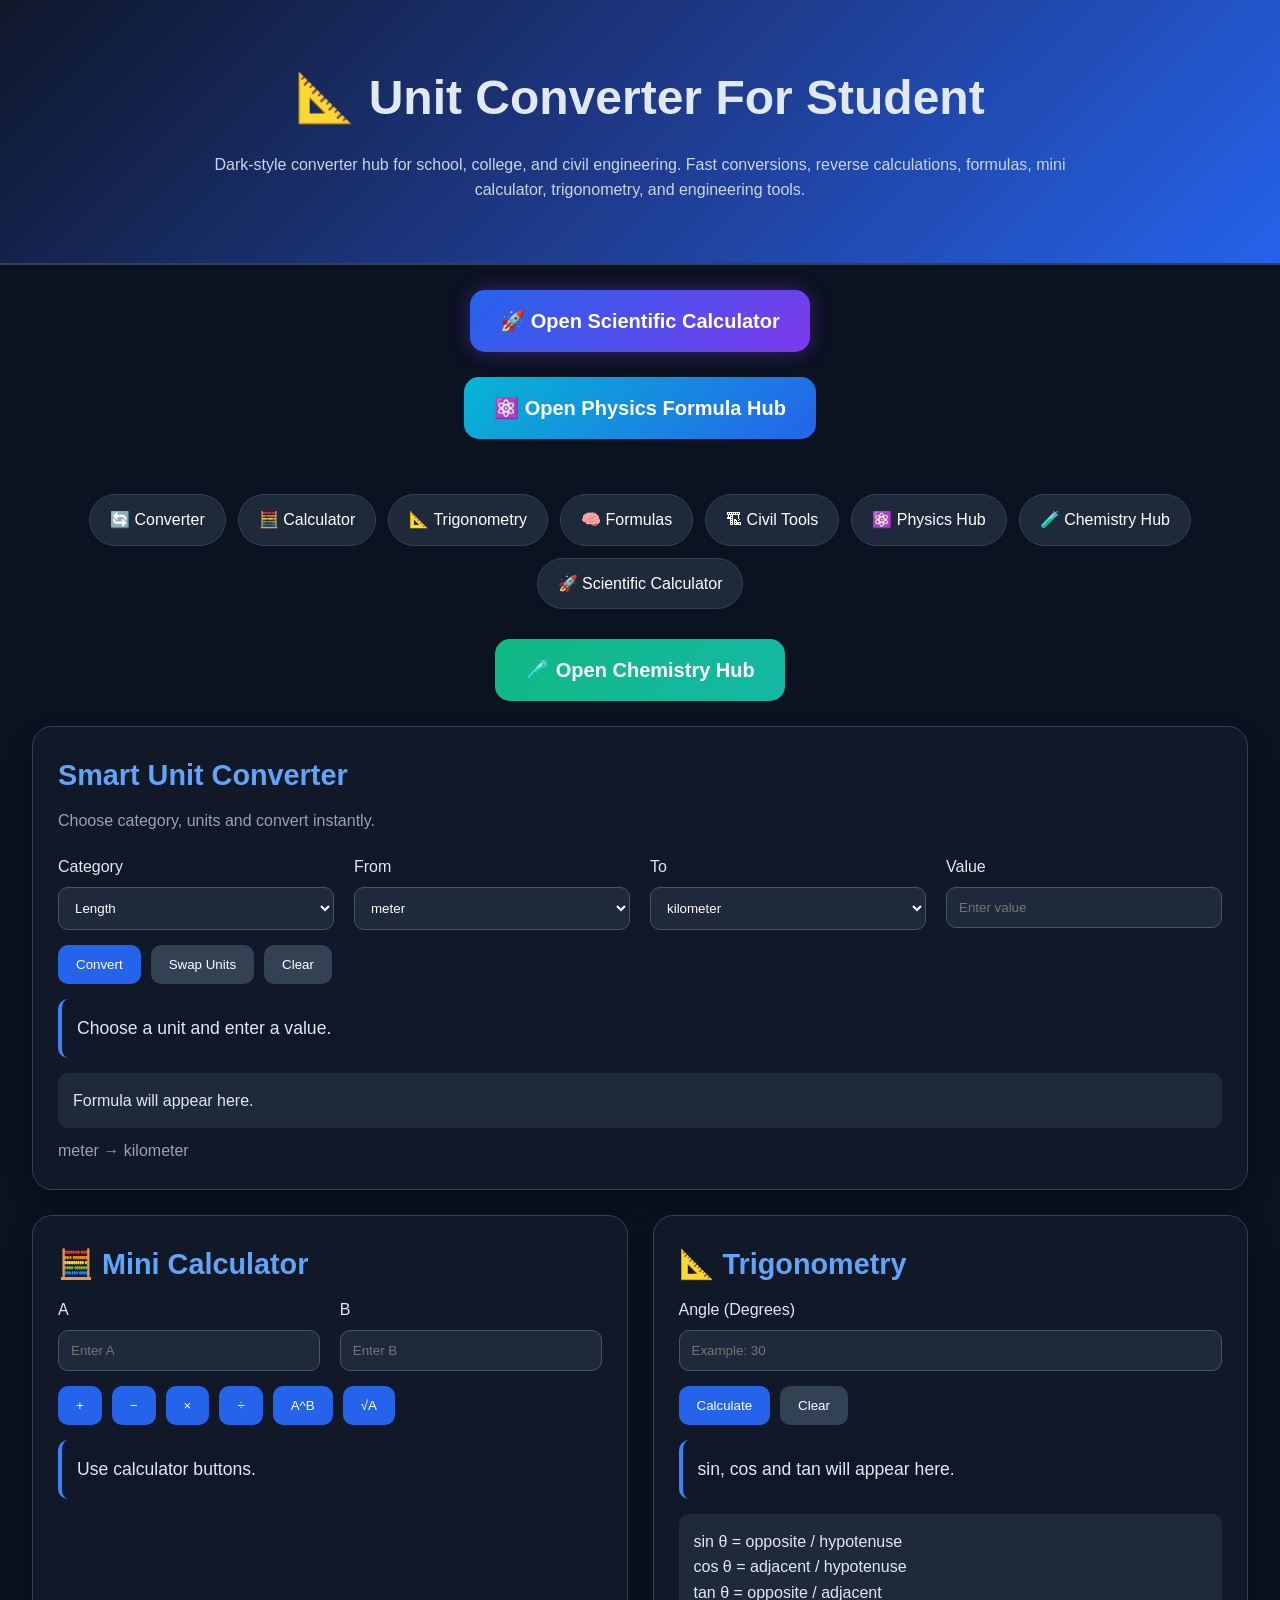
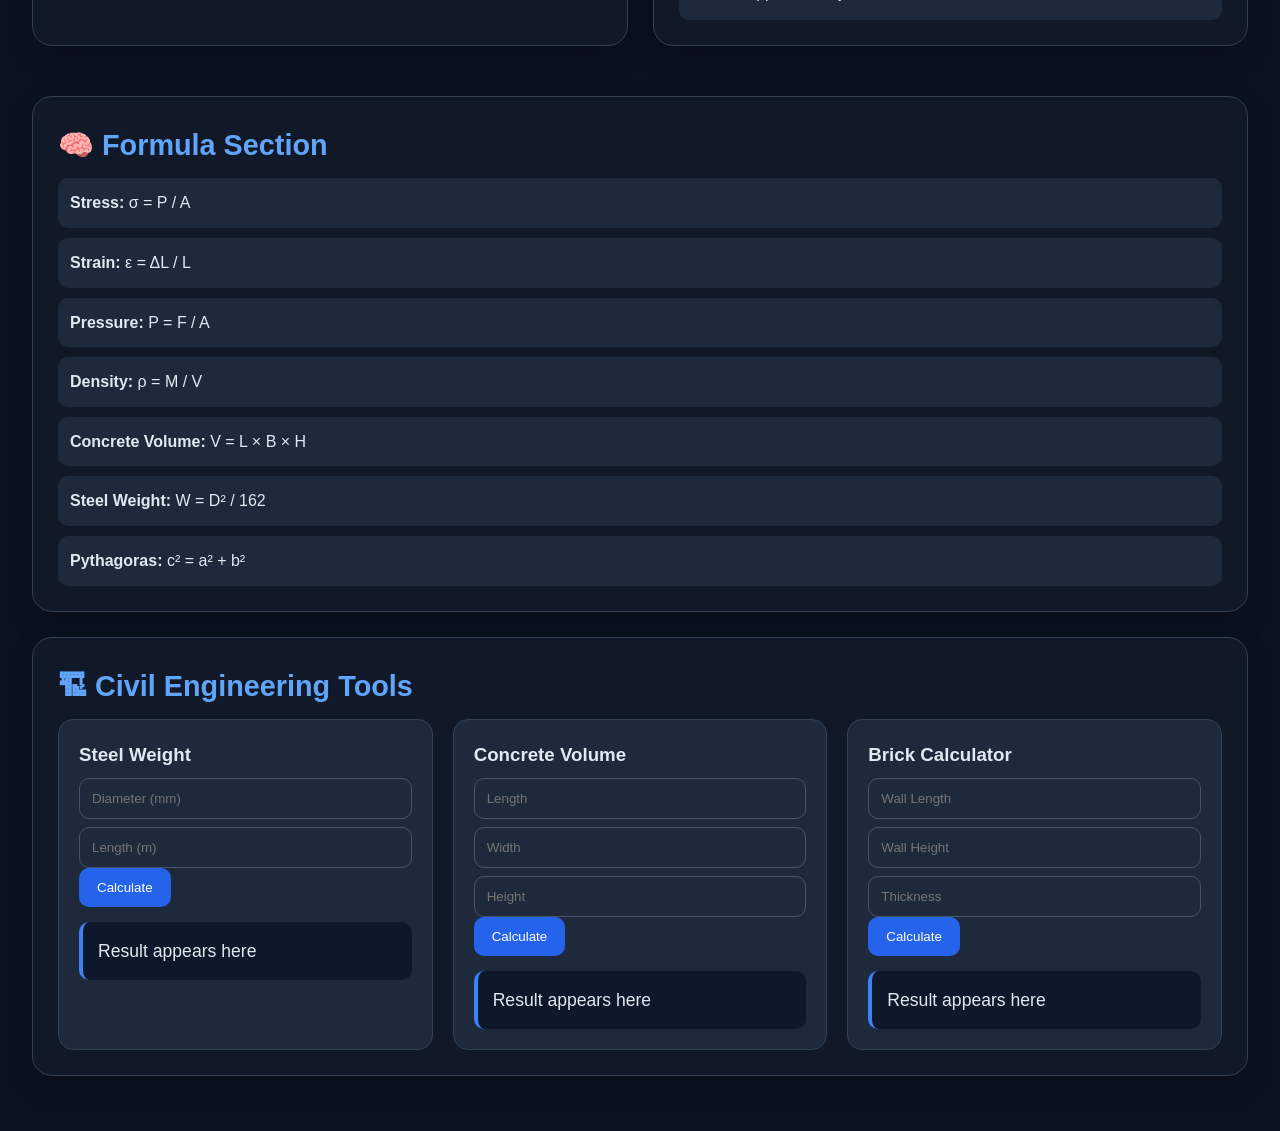
<file: index.html>
<!DOCTYPE html>
<html lang="en">
<head>
<meta charset="UTF-8">
<meta name="viewport" content="width=device-width, initial-scale=1.0">

<title>Unit Converter For Student</title>

<link rel="stylesheet" href="style.css">
</head>

<body>

<header class="hero">
<h1>📐 Unit Converter For Student</h1>

<p>
Dark-style converter hub for school, college,
and civil engineering.
Fast conversions, reverse calculations,
formulas, mini calculator,
trigonometry, and engineering tools.
</p>
</header>

<div style="text-align:center;margin:25px;">

<a href="calculators.html"
style="
background:linear-gradient(135deg,#2563eb,#7c3aed);
padding:15px 30px;
border-radius:15px;
color:white;
text-decoration:none;
font-size:20px;
font-weight:bold;
display:inline-block;
box-shadow:0 0 20px rgba(124,58,237,.4);
transition:0.3s;
">

🚀 Open Scientific Calculator

</a>

  <div style="text-align:center;margin:25px;">

<a href="physics.html"
style="
background:linear-gradient(135deg,#06b6d4,#2563eb);
padding:15px 30px;
border-radius:15px;
color:white;
text-decoration:none;
font-size:20px;
font-weight:bold;
display:inline-block;">

⚛️ Open Physics Formula Hub

</a>

</div>

</div>
<main class="container">

<!-- TOP NAVIGATION -->

<div class="topbar">
<a class="pill" href="#converter">🔄 Converter</a>

<a class="pill" href="#miniCalc">🧮 Calculator</a>

<a class="pill" href="#trig">📐 Trigonometry</a>

<a class="pill" href="#formulas">🧠 Formulas</a>

<a class="pill" href="#civil">🏗 Civil Tools</a>
  <a class="pill" href="physics.html">
⚛️ Physics Hub
</a>

<a class="pill" href="chemistry.html">
🧪 Chemistry Hub
</a>

<a class="pill" href="calculators.html">
🚀 Scientific Calculator
</a>

</div>

 <div style="text-align:center;margin:25px;">

<a href="chemistry.html"
style="
background:linear-gradient(135deg,#10b981,#14b8a6);
padding:15px 30px;
border-radius:15px;
color:white;
text-decoration:none;
font-size:20px;
font-weight:bold;
display:inline-block;">

🧪 Open Chemistry Hub

</a>

</div>

<!-- UNIT CONVERTER -->

<section class="panel" id="converter">

<h2 class="section-title">
Smart Unit Converter
</h2>

<p class="section-subtitle">
Choose category, units and convert instantly.
</p>

<div class="grid">

<div>
<label>Category</label>
<select id="category"
onchange="loadUnits(); convertUnits()">
</select>
</div>

<div>
<label>From</label>
<select id="fromUnit"
onchange="convertUnits()">
</select>
</div>

<div>
<label>To</label>
<select id="toUnit"
onchange="convertUnits()">
</select>
</div>

<div>
<label>Value</label>
<input
id="valueInput"
type="number"
step="any"
placeholder="Enter value"
oninput="convertUnits()">
</div>

</div>

<div class="btn-row">
<button onclick="convertUnits()">
Convert
</button>

<button class="ghost"
onclick="swapUnits()">
Swap Units
</button>

<button class="ghost"
onclick="clearConverter()">
Clear
</button>
</div>

<div class="result"
id="conversionResult">

Choose a unit and enter a value.

</div>

<div class="formula-box"
id="conversionFormula">

Formula will appear here.

</div>

<div class="tiny"
id="conversionHint">
</div>

</section>

<!-- MINI CALCULATOR + TRIG -->

<section class="two-col">

<section class="panel"
id="miniCalc">

<h2 class="section-title">
🧮 Mini Calculator
</h2>

<div class="grid">

<div>
<label>A</label>
<input id="calcA"
type="number"
placeholder="Enter A">
</div>

<div>
<label>B</label>
<input id="calcB"
type="number"
placeholder="Enter B">
</div>

</div>

<div class="op-row">

<button onclick="simpleCalc('add')">
+
</button>

<button onclick="simpleCalc('sub')">
−
</button>

<button onclick="simpleCalc('mul')">
×
</button>

<button onclick="simpleCalc('div')">
÷
</button>

<button onclick="simpleCalc('pow')">
A^B
</button>

<button onclick="simpleCalc('sqrtA')">
√A
</button>

</div>

<div class="result"
id="calcResult">

Use calculator buttons.

</div>

</section>

<section class="panel"
id="trig">

<h2 class="section-title">
📐 Trigonometry
</h2>

<label>Angle (Degrees)</label>

<input id="angleDeg"
type="number"
placeholder="Example: 30"
oninput="calcTrig()">

<div class="btn-row">

<button onclick="calcTrig()">
Calculate
</button>

<button class="ghost"
onclick="clearTrig()">
Clear
</button>

</div>

<div class="result"
id="trigResult">

sin, cos and tan will appear here.

</div>

<div class="formula-box">

sin θ = opposite / hypotenuse
<br>

cos θ = adjacent / hypotenuse
<br>

tan θ = opposite / adjacent

</div>

</section>

</section>

<!-- FORMULAS -->

<section class="panel"
id="formulas">

<h2 class="section-title">
🧠 Formula Section
</h2>

<div class="formula-list">

<div class="formula-item">
<b>Stress:</b> σ = P / A
</div>

<div class="formula-item">
<b>Strain:</b> ε = ΔL / L
</div>

<div class="formula-item">
<b>Pressure:</b> P = F / A
</div>

<div class="formula-item">
<b>Density:</b> ρ = M / V
</div>

<div class="formula-item">
<b>Concrete Volume:</b>
V = L × B × H
</div>

<div class="formula-item">
<b>Steel Weight:</b>
W = D² / 162
</div>

<div class="formula-item">
<b>Pythagoras:</b>
c² = a² + b²
</div>

</div>

</section>

<!-- CIVIL ENGINEERING -->

<section class="panel"
id="civil">

<h2 class="section-title">
🏗 Civil Engineering Tools
</h2>

<div class="grid">

<!-- STEEL -->

<div class="card">

<h3>Steel Weight</h3>

<input id="steelDia"
type="number"
placeholder="Diameter (mm)">

<input id="steelLen"
type="number"
placeholder="Length (m)">

<button onclick="steelWeight()">
Calculate
</button>

<div class="result"
id="steelResult">

Result appears here

</div>

</div>

<!-- CONCRETE -->

<div class="card">

<h3>Concrete Volume</h3>

<input id="concreteL"
type="number"
placeholder="Length">

<input id="concreteB"
type="number"
placeholder="Width">

<input id="concreteH"
type="number"
placeholder="Height">

<button onclick="concreteVolume()">
Calculate
</button>

<div class="result"
id="concreteResult">

Result appears here

</div>

</div>

<!-- BRICKS -->

<div class="card">

<h3>Brick Calculator</h3>

<input id="brickL"
type="number"
placeholder="Wall Length">

<input id="brickH"
type="number"
placeholder="Wall Height">

<input id="brickT"
type="number"
placeholder="Thickness">

<button onclick="brickCount()">
Calculate
</button>

<div class="result"
id="brickResult">

Result appears here

</div>

</div>

</div>

</section>

</main>

<script src="script.js"></script>

</body>
</html>
</file>
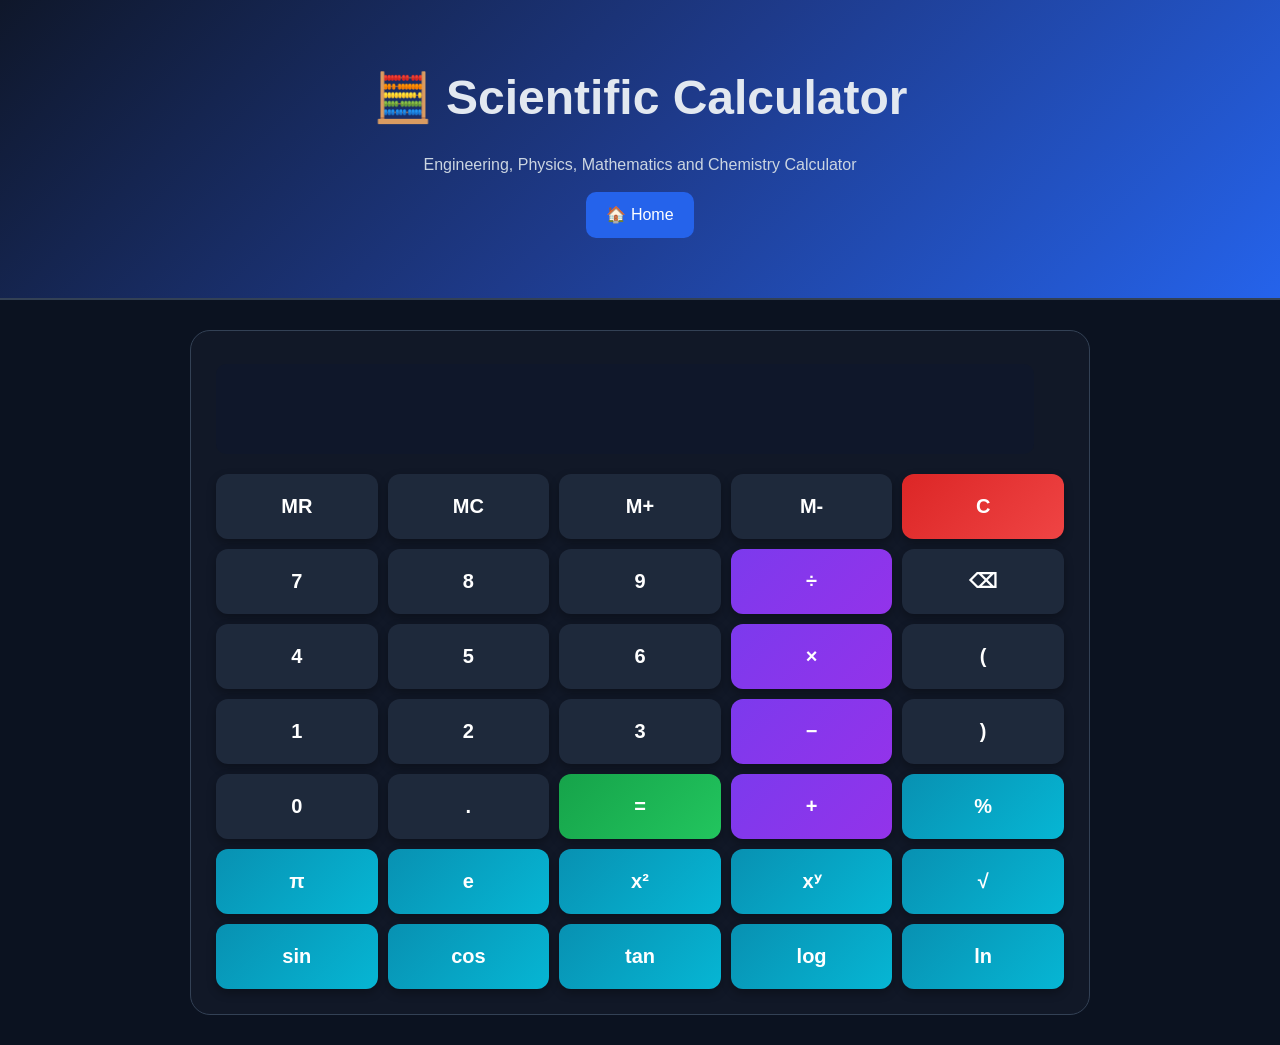
<file: calculators.html>
<!DOCTYPE html>
<html lang="en">

<head>
<meta charset="UTF-8">
<meta name="viewport" content="width=device-width, initial-scale=1.0">

<title>Scientific Calculator</title>

<link rel="stylesheet" href="style.css">

<style>

.calculator{
    max-width:900px;
    margin:auto;
    background:#111827;
    padding:25px;
    border-radius:20px;
    border:1px solid #334155;
}

.display{
    width:calc(100% - 30px);
    height:90px;
    font-size:40px;
    text-align:right;
    padding:15px;
    border:none;
    border-radius:10px;
    background:#0f172a;
    color:white;
    margin-bottom:20px;
    font-weight:bold;
letter-spacing:1px;
}

.calc-grid{
    display:grid;
    grid-template-columns:repeat(5,1fr);
    gap:10px;
}

.calc-btn{
    height:65px;
    border:none;
    border-radius:12px;
    cursor:pointer;
    background:#1e293b;
    color:white;
    font-size:20px;
    font-weight:bold;
    transition:.2s;
    box-shadow:0 4px 10px rgba(0,0,0,.3);
}

.calc-btn:hover{
    transform:translateY(-3px) scale(1.03);
    background:#2563eb;
}
.home-btn{
    display:inline-block;
    margin-top:15px;
    padding:10px 20px;
    background:#2563eb;
    color:white;
    text-decoration:none;
    border-radius:10px;
}

.home-btn:hover{
    background:#3b82f6;
}
  .operator{
    background:linear-gradient(135deg,#7c3aed,#9333ea);
}

.equal{
    background:linear-gradient(135deg,#16a34a,#22c55e);
}

.clear{
    background:linear-gradient(135deg,#dc2626,#ef4444);
}

.function{
    background:linear-gradient(135deg,#0891b2,#06b6d4);
}
    
</style>

</head>

<body>

<header class="hero">

<h1>🧮 Scientific Calculator</h1>

<p>
Engineering, Physics, Mathematics and Chemistry Calculator
</p>

<a href="index.html" class="home-btn">
🏠 Home
</a>

</header>

<div class="container">

<div class="calculator">

<input
type="text"
id="display"
class="display"
autocomplete="off">

<div class="calc-grid">

<button class="calc-btn">MR</button>
<button class="calc-btn">MC</button>
<button class="calc-btn">M+</button>
<button class="calc-btn">M-</button>
<button class="calc-btn clear" onclick="clearDisplay()">C</button>

<button class="calc-btn" onclick="addValue('7')">7</button>
<button class="calc-btn" onclick="addValue('8')">8</button>
<button class="calc-btn" onclick="addValue('9')">9</button>
<button class="calc-btn operator" onclick="addValue('/')">÷</button>
<button class="calc-btn" onclick="backspace()">⌫</button>

<button class="calc-btn" onclick="addValue('4')">4</button>
<button class="calc-btn" onclick="addValue('5')">5</button>
<button class="calc-btn" onclick="addValue('6')">6</button>
<button class="calc-btn operator" onclick="addValue('*')">×</button>
<button class="calc-btn" onclick="addValue('(')">(</button>

<button class="calc-btn" onclick="addValue('1')">1</button>
<button class="calc-btn" onclick="addValue('2')">2</button>
<button class="calc-btn" onclick="addValue('3')">3</button>
<button class="calc-btn operator" onclick="addValue('-')">−</button>
<button class="calc-btn" onclick="addValue(')')">)</button>

<button class="calc-btn" onclick="addValue('0')">0</button>
<button class="calc-btn" onclick="addValue('.')">.</button>
<button class="calc-btn equal" onclick="calculate()">=</button>
<button class="calc-btn operator" onclick="addValue('+')">+</button>
<button class="calc-btn function" onclick="addValue('%')">%</button>

<button class="calc-btn function" onclick="addValue('3.14159')">π</button>
<button class="calc-btn function" onclick="addValue('2.71828')">e</button>
<button class="calc-btn function" onclick="square()">x²</button>
<button class="calc-btn function" onclick="power()">xʸ</button>

<button class="calc-btn function" onclick="addValue('sqrt(')">√</button>
<button class="calc-btn function" onclick="addValue('sin(')">sin</button>
<button class="calc-btn function" onclick="addValue('cos(')">cos</button>
<button class="calc-btn function" onclick="addValue('tan(')">tan</button>
<button class="calc-btn function" onclick="addValue('log(')">log</button>
<button class="calc-btn function" onclick="addValue('ln(')">ln</button>
</div>

</div>

</div>

<script>

function addValue(value){
document.getElementById("display").value+=value;
}

function clearDisplay(){
document.getElementById("display").value="";
}

function backspace(){
let display=
document.getElementById("display");

display.value=
display.value.slice(0,-1);
}

function calculate(){

let expression =
document.getElementById("display").value;

expression =
expression.replace(/sin\((.*?)\)/g,
(_,x)=>Math.sin(x*Math.PI/180));

expression =
expression.replace(/cos\((.*?)\)/g,
(_,x)=>Math.cos(x*Math.PI/180));

expression =
expression.replace(/tan\((.*?)\)/g,
(_,x)=>Math.tan(x*Math.PI/180));

expression =
expression.replace(/sqrt\((.*?)\)/g,
(_,x)=>Math.sqrt(x));

expression =
expression.replace(/log\((.*?)\)/g,
(_,x)=>Math.log10(x));

expression =
expression.replace(/ln\((.*?)\)/g,
(_,x)=>Math.log(x));

try{

document.getElementById("display").value =
eval(expression);

}

catch{

alert("Invalid Expression");

}

}

// Scientific functions are now handled by calculate()

function square(){

let value=
parseFloat(
document.getElementById("display").value
);

document.getElementById("display").value=
value*value;

}

function power(){

let x=
prompt("Base");

let y=
prompt("Power");

document.getElementById("display").value=
Math.pow(x,y);

}
    document.addEventListener("keydown",function(event){

const key=event.key;

if("0123456789+-*/().%".includes(key)){
addValue(key);
}

if(key==="Enter"){
calculate();
}

if(key==="Backspace"){
backspace();
}

if(key==="Escape"){
clearDisplay();
}

});

</script>

</body>
</html>
</file>
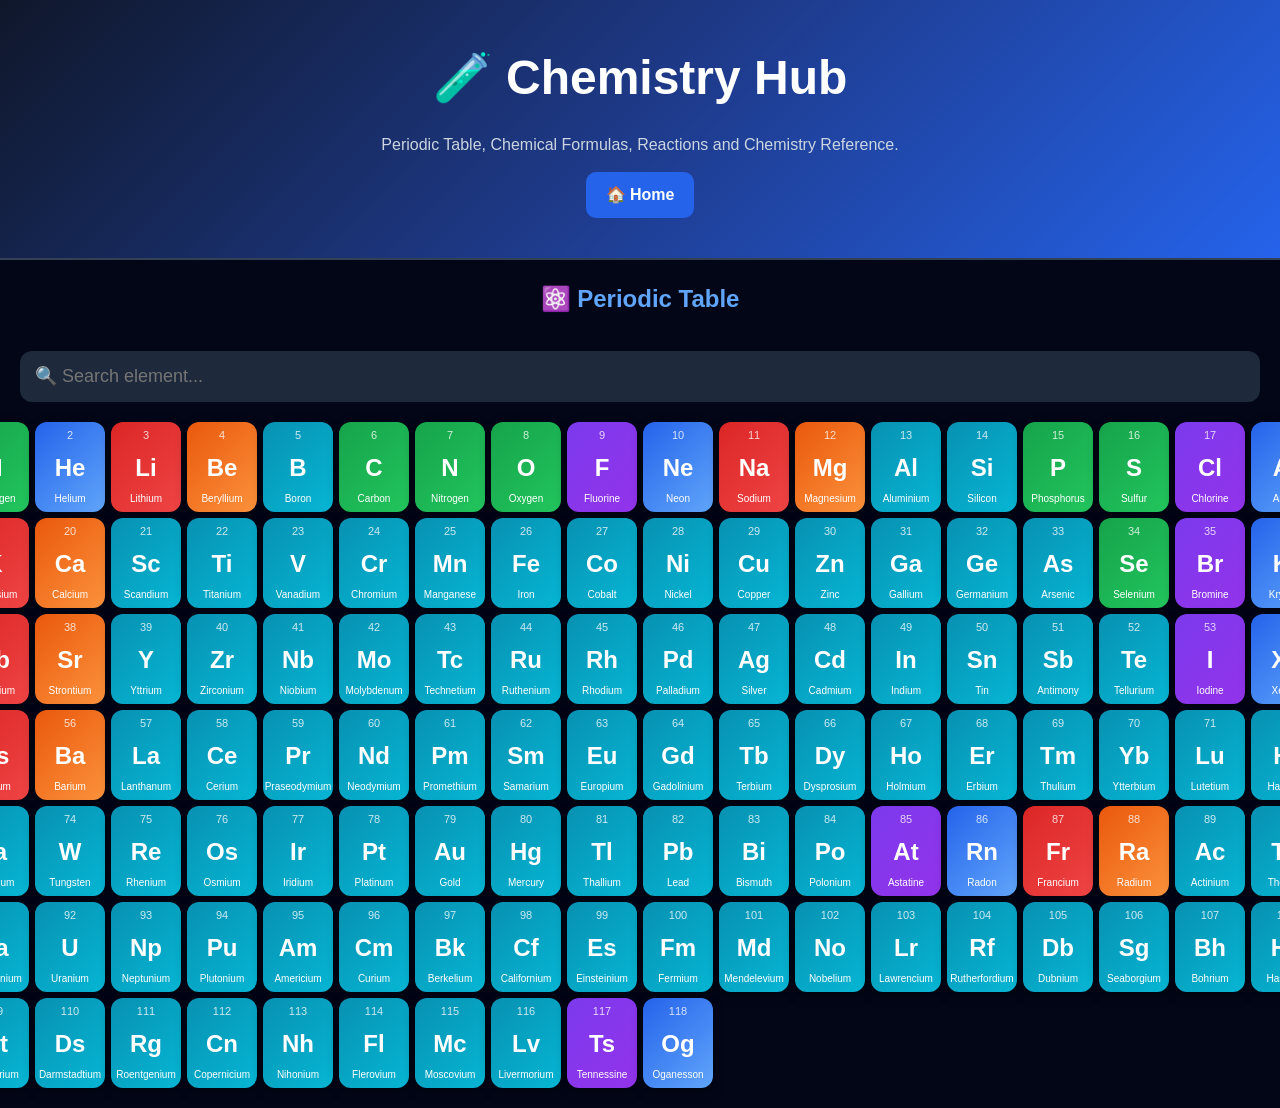
<file: chemistry.html>
<!DOCTYPE html>
<html lang="en">

<head>
<meta charset="UTF-8">
<meta name="viewport" content="width=device-width, initial-scale=1.0">

<title>Chemistry Hub</title>

<link rel="stylesheet" href="style.css">

<style>

body{
background:#020617;
color:white;
font-family:Arial,sans-serif;
margin:0;
padding:0;
}

.hero{
text-align:center;
padding:40px 20px;
}

.chemistry-container{
max-width:1400px;
margin:auto;
padding:20px;
}

h2{
text-align:center;
color:#60a5fa;
margin-bottom:25px;
}

.periodic-table{
display:grid;
grid-template-columns:repeat(18,70px);
gap:6px;
justify-content:center;
}

.element{
height:90px;
padding:8px;
border-radius:12px;
text-align:center;
cursor:pointer;
transition:.25s;
box-shadow:0 4px 12px rgba(0,0,0,.4);
display:flex;
flex-direction:column;
justify-content:center;
align-items:center;
overflow:hidden;
}

.element:hover{
transform:translateY(-4px) scale(1.08);
box-shadow:0 8px 20px rgba(37,99,235,.5);
}

.number{
font-size:11px;
opacity:.8;
}

.symbol{
font-size:24px;
font-weight:bold;
margin:4px 0;
}

.name{
font-size:10px;
}

.alkali{
background:linear-gradient(135deg,#dc2626,#ef4444);
}

.alkaline{
background:linear-gradient(135deg,#ea580c,#fb923c);
}

.metalloid{
background:linear-gradient(135deg,#0891b2,#06b6d4);
}

.nonmetal{
background:linear-gradient(135deg,#16a34a,#22c55e);
}

.halogen{
background:linear-gradient(135deg,#7c3aed,#9333ea);
}

.noble{
background:linear-gradient(135deg,#2563eb,#60a5fa);
}

.home-btn{
display:inline-block;
margin-top:15px;
padding:10px 20px;
background:#2563eb;
color:white;
text-decoration:none;
border-radius:10px;
font-weight:bold;
}

.home-btn:hover{
background:#3b82f6;
}

</style>

</head>

<body>

<header class="hero">

<h1>🧪 Chemistry Hub</h1>

<p>
Periodic Table, Chemical Formulas, Reactions and Chemistry Reference.
</p>

<a href="index.html" class="home-btn">
🏠 Home
</a>

</header>

<div class="chemistry-container">

<h2>⚛️ Periodic Table</h2>

  <input
type="text"
id="elementSearch"
placeholder="🔍 Search element..."
style="
width:100%;
padding:15px;
margin-bottom:20px;
border:none;
border-radius:12px;
font-size:18px;"
onkeyup="searchElement()">

<div class="periodic-table">

<div class="element nonmetal">
<span class="number">1</span>
<span class="symbol">H</span>
<span class="name">Hydrogen</span>
</div>

<div class="element noble">
<span class="number">2</span>
<span class="symbol">He</span>
<span class="name">Helium</span>
</div>

<div class="element alkali">
<span class="number">3</span>
<span class="symbol">Li</span>
<span class="name">Lithium</span>
</div>

<div class="element alkaline">
<span class="number">4</span>
<span class="symbol">Be</span>
<span class="name">Beryllium</span>
</div>

<div class="element metalloid">
<span class="number">5</span>
<span class="symbol">B</span>
<span class="name">Boron</span>
</div>

<div class="element nonmetal">
<span class="number">6</span>
<span class="symbol">C</span>
<span class="name">Carbon</span>
</div>

<div class="element nonmetal">
<span class="number">7</span>
<span class="symbol">N</span>
<span class="name">Nitrogen</span>
</div>

<div class="element nonmetal">
<span class="number">8</span>
<span class="symbol">O</span>
<span class="name">Oxygen</span>
</div>

<div class="element halogen">
<span class="number">9</span>
<span class="symbol">F</span>
<span class="name">Fluorine</span>
</div>

<div class="element noble">
<span class="number">10</span>
<span class="symbol">Ne</span>
<span class="name">Neon</span>
</div>
  <div class="element alkali">
<span class="number">11</span>
<span class="symbol">Na</span>
<span class="name">Sodium</span>
</div>

<div class="element alkaline">
<span class="number">12</span>
<span class="symbol">Mg</span>
<span class="name">Magnesium</span>
</div>

<div class="element metalloid">
<span class="number">13</span>
<span class="symbol">Al</span>
<span class="name">Aluminium</span>
</div>

<div class="element metalloid">
<span class="number">14</span>
<span class="symbol">Si</span>
<span class="name">Silicon</span>
</div>

<div class="element nonmetal">
<span class="number">15</span>
<span class="symbol">P</span>
<span class="name">Phosphorus</span>
</div>

<div class="element nonmetal">
<span class="number">16</span>
<span class="symbol">S</span>
<span class="name">Sulfur</span>
</div>

<div class="element halogen">
<span class="number">17</span>
<span class="symbol">Cl</span>
<span class="name">Chlorine</span>
</div>

<div class="element noble">
<span class="number">18</span>
<span class="symbol">Ar</span>
<span class="name">Argon</span>
</div>

<div class="element alkali">
<span class="number">19</span>
<span class="symbol">K</span>
<span class="name">Potassium</span>
</div>

<div class="element alkaline">
<span class="number">20</span>
<span class="symbol">Ca</span>
<span class="name">Calcium</span>
</div>

<div class="element metalloid">
<span class="number">21</span>
<span class="symbol">Sc</span>
<span class="name">Scandium</span>
</div>

<div class="element metalloid">
<span class="number">22</span>
<span class="symbol">Ti</span>
<span class="name">Titanium</span>
</div>

<div class="element metalloid">
<span class="number">23</span>
<span class="symbol">V</span>
<span class="name">Vanadium</span>
</div>

<div class="element metalloid">
<span class="number">24</span>
<span class="symbol">Cr</span>
<span class="name">Chromium</span>
</div>

<div class="element metalloid">
<span class="number">25</span>
<span class="symbol">Mn</span>
<span class="name">Manganese</span>
</div>

<div class="element metalloid">
<span class="number">26</span>
<span class="symbol">Fe</span>
<span class="name">Iron</span>
</div>

<div class="element metalloid">
<span class="number">27</span>
<span class="symbol">Co</span>
<span class="name">Cobalt</span>
</div>

<div class="element metalloid">
<span class="number">28</span>
<span class="symbol">Ni</span>
<span class="name">Nickel</span>
</div>

<div class="element metalloid">
<span class="number">29</span>
<span class="symbol">Cu</span>
<span class="name">Copper</span>
</div>

<div class="element metalloid">
<span class="number">30</span>
<span class="symbol">Zn</span>
<span class="name">Zinc</span>
</div>
<div class="element metalloid"><span class="number">31</span><span class="symbol">Ga</span><span class="name">Gallium</span></div>

<div class="element metalloid"><span class="number">32</span><span class="symbol">Ge</span><span class="name">Germanium</span></div>

<div class="element metalloid"><span class="number">33</span><span class="symbol">As</span><span class="name">Arsenic</span></div>

<div class="element nonmetal"><span class="number">34</span><span class="symbol">Se</span><span class="name">Selenium</span></div>

<div class="element halogen"><span class="number">35</span><span class="symbol">Br</span><span class="name">Bromine</span></div>

<div class="element noble"><span class="number">36</span><span class="symbol">Kr</span><span class="name">Krypton</span></div>

<div class="element alkali"><span class="number">37</span><span class="symbol">Rb</span><span class="name">Rubidium</span></div>

<div class="element alkaline"><span class="number">38</span><span class="symbol">Sr</span><span class="name">Strontium</span></div>

<div class="element metalloid"><span class="number">39</span><span class="symbol">Y</span><span class="name">Yttrium</span></div>

<div class="element metalloid"><span class="number">40</span><span class="symbol">Zr</span><span class="name">Zirconium</span></div>

<div class="element metalloid"><span class="number">41</span><span class="symbol">Nb</span><span class="name">Niobium</span></div>

<div class="element metalloid"><span class="number">42</span><span class="symbol">Mo</span><span class="name">Molybdenum</span></div>

<div class="element metalloid"><span class="number">43</span><span class="symbol">Tc</span><span class="name">Technetium</span></div>

<div class="element metalloid"><span class="number">44</span><span class="symbol">Ru</span><span class="name">Ruthenium</span></div>

<div class="element metalloid"><span class="number">45</span><span class="symbol">Rh</span><span class="name">Rhodium</span></div>

<div class="element metalloid"><span class="number">46</span><span class="symbol">Pd</span><span class="name">Palladium</span></div>

<div class="element metalloid"><span class="number">47</span><span class="symbol">Ag</span><span class="name">Silver</span></div>

<div class="element metalloid"><span class="number">48</span><span class="symbol">Cd</span><span class="name">Cadmium</span></div>

<div class="element metalloid"><span class="number">49</span><span class="symbol">In</span><span class="name">Indium</span></div>

<div class="element metalloid"><span class="number">50</span><span class="symbol">Sn</span><span class="name">Tin</span></div>

<div class="element metalloid"><span class="number">51</span><span class="symbol">Sb</span><span class="name">Antimony</span></div>

<div class="element metalloid"><span class="number">52</span><span class="symbol">Te</span><span class="name">Tellurium</span></div>

<div class="element halogen"><span class="number">53</span><span class="symbol">I</span><span class="name">Iodine</span></div>

<div class="element noble"><span class="number">54</span><span class="symbol">Xe</span><span class="name">Xenon</span></div>

<div class="element alkali"><span class="number">55</span><span class="symbol">Cs</span><span class="name">Cesium</span></div>

<div class="element alkaline"><span class="number">56</span><span class="symbol">Ba</span><span class="name">Barium</span></div>

<div class="element metalloid"><span class="number">57</span><span class="symbol">La</span><span class="name">Lanthanum</span></div>

<div class="element metalloid"><span class="number">58</span><span class="symbol">Ce</span><span class="name">Cerium</span></div>

<div class="element metalloid"><span class="number">59</span><span class="symbol">Pr</span><span class="name">Praseodymium</span></div>

<div class="element metalloid"><span class="number">60</span><span class="symbol">Nd</span><span class="name">Neodymium</span></div>

<div class="element metalloid"><span class="number">61</span><span class="symbol">Pm</span><span class="name">Promethium</span></div>

<div class="element metalloid"><span class="number">62</span><span class="symbol">Sm</span><span class="name">Samarium</span></div>

<div class="element metalloid"><span class="number">63</span><span class="symbol">Eu</span><span class="name">Europium</span></div>

<div class="element metalloid"><span class="number">64</span><span class="symbol">Gd</span><span class="name">Gadolinium</span></div>

<div class="element metalloid"><span class="number">65</span><span class="symbol">Tb</span><span class="name">Terbium</span></div>

<div class="element metalloid"><span class="number">66</span><span class="symbol">Dy</span><span class="name">Dysprosium</span></div>

<div class="element metalloid"><span class="number">67</span><span class="symbol">Ho</span><span class="name">Holmium</span></div>

<div class="element metalloid"><span class="number">68</span><span class="symbol">Er</span><span class="name">Erbium</span></div>

<div class="element metalloid"><span class="number">69</span><span class="symbol">Tm</span><span class="name">Thulium</span></div>

<div class="element metalloid"><span class="number">70</span><span class="symbol">Yb</span><span class="name">Ytterbium</span></div>

<div class="element metalloid"><span class="number">71</span><span class="symbol">Lu</span><span class="name">Lutetium</span></div>

<div class="element metalloid"><span class="number">72</span><span class="symbol">Hf</span><span class="name">Hafnium</span></div>

<div class="element metalloid"><span class="number">73</span><span class="symbol">Ta</span><span class="name">Tantalum</span></div>

<div class="element metalloid"><span class="number">74</span><span class="symbol">W</span><span class="name">Tungsten</span></div>

<div class="element metalloid"><span class="number">75</span><span class="symbol">Re</span><span class="name">Rhenium</span></div>

<div class="element metalloid"><span class="number">76</span><span class="symbol">Os</span><span class="name">Osmium</span></div>

<div class="element metalloid"><span class="number">77</span><span class="symbol">Ir</span><span class="name">Iridium</span></div>

<div class="element metalloid"><span class="number">78</span><span class="symbol">Pt</span><span class="name">Platinum</span></div>

<div class="element metalloid"><span class="number">79</span><span class="symbol">Au</span><span class="name">Gold</span></div>

<div class="element metalloid"><span class="number">80</span><span class="symbol">Hg</span><span class="name">Mercury</span></div>

<div class="element metalloid"><span class="number">81</span><span class="symbol">Tl</span><span class="name">Thallium</span></div>

<div class="element metalloid"><span class="number">82</span><span class="symbol">Pb</span><span class="name">Lead</span></div>

<div class="element metalloid"><span class="number">83</span><span class="symbol">Bi</span><span class="name">Bismuth</span></div>

<div class="element metalloid"><span class="number">84</span><span class="symbol">Po</span><span class="name">Polonium</span></div>

<div class="element halogen"><span class="number">85</span><span class="symbol">At</span><span class="name">Astatine</span></div>

<div class="element noble"><span class="number">86</span><span class="symbol">Rn</span><span class="name">Radon</span></div>

<div class="element alkali"><span class="number">87</span><span class="symbol">Fr</span><span class="name">Francium</span></div>

<div class="element alkaline"><span class="number">88</span><span class="symbol">Ra</span><span class="name">Radium</span></div>

<div class="element metalloid"><span class="number">89</span><span class="symbol">Ac</span><span class="name">Actinium</span></div>

<div class="element metalloid"><span class="number">90</span><span class="symbol">Th</span><span class="name">Thorium</span></div>

<div class="element metalloid"><span class="number">91</span><span class="symbol">Pa</span><span class="name">Protactinium</span></div>

<div class="element metalloid"><span class="number">92</span><span class="symbol">U</span><span class="name">Uranium</span></div>

<div class="element metalloid"><span class="number">93</span><span class="symbol">Np</span><span class="name">Neptunium</span></div>

<div class="element metalloid"><span class="number">94</span><span class="symbol">Pu</span><span class="name">Plutonium</span></div>

<div class="element metalloid"><span class="number">95</span><span class="symbol">Am</span><span class="name">Americium</span></div>

<div class="element metalloid"><span class="number">96</span><span class="symbol">Cm</span><span class="name">Curium</span></div>

<div class="element metalloid"><span class="number">97</span><span class="symbol">Bk</span><span class="name">Berkelium</span></div>

<div class="element metalloid"><span class="number">98</span><span class="symbol">Cf</span><span class="name">Californium</span></div>

<div class="element metalloid"><span class="number">99</span><span class="symbol">Es</span><span class="name">Einsteinium</span></div>

<div class="element metalloid"><span class="number">100</span><span class="symbol">Fm</span><span class="name">Fermium</span></div>

<div class="element metalloid"><span class="number">101</span><span class="symbol">Md</span><span class="name">Mendelevium</span></div>

<div class="element metalloid"><span class="number">102</span><span class="symbol">No</span><span class="name">Nobelium</span></div>

<div class="element metalloid"><span class="number">103</span><span class="symbol">Lr</span><span class="name">Lawrencium</span></div>

<div class="element metalloid"><span class="number">104</span><span class="symbol">Rf</span><span class="name">Rutherfordium</span></div>

<div class="element metalloid"><span class="number">105</span><span class="symbol">Db</span><span class="name">Dubnium</span></div>

<div class="element metalloid"><span class="number">106</span><span class="symbol">Sg</span><span class="name">Seaborgium</span></div>

<div class="element metalloid"><span class="number">107</span><span class="symbol">Bh</span><span class="name">Bohrium</span></div>

<div class="element metalloid"><span class="number">108</span><span class="symbol">Hs</span><span class="name">Hassium</span></div>

<div class="element metalloid"><span class="number">109</span><span class="symbol">Mt</span><span class="name">Meitnerium</span></div>

<div class="element metalloid"><span class="number">110</span><span class="symbol">Ds</span><span class="name">Darmstadtium</span></div>

<div class="element metalloid"><span class="number">111</span><span class="symbol">Rg</span><span class="name">Roentgenium</span></div>

<div class="element metalloid"><span class="number">112</span><span class="symbol">Cn</span><span class="name">Copernicium</span></div>

<div class="element metalloid"><span class="number">113</span><span class="symbol">Nh</span><span class="name">Nihonium</span></div>

<div class="element metalloid"><span class="number">114</span><span class="symbol">Fl</span><span class="name">Flerovium</span></div>

<div class="element metalloid"><span class="number">115</span><span class="symbol">Mc</span><span class="name">Moscovium</span></div>

<div class="element metalloid"><span class="number">116</span><span class="symbol">Lv</span><span class="name">Livermorium</span></div>

<div class="element halogen"><span class="number">117</span><span class="symbol">Ts</span><span class="name">Tennessine</span></div>

<div class="element noble">
<span class="number">118</span>
<span class="symbol">Og</span>
<span class="name">Oganesson</span>
</div>

</div> <!-- periodic-table -->

</div> <!-- chemistry-container -->

<script>

function searchElement(){

let input =
document.getElementById("elementSearch")
.value
.toUpperCase();

let elements =
document.getElementsByClassName("element");

for(let i=0;i<elements.length;i++){

let text =
elements[i].innerText.toUpperCase();

if(text.indexOf(input)>-1){
elements[i].style.display="";
}
else{
elements[i].style.display="none";
}

}

}

</script>
</body>
</html>
</file>
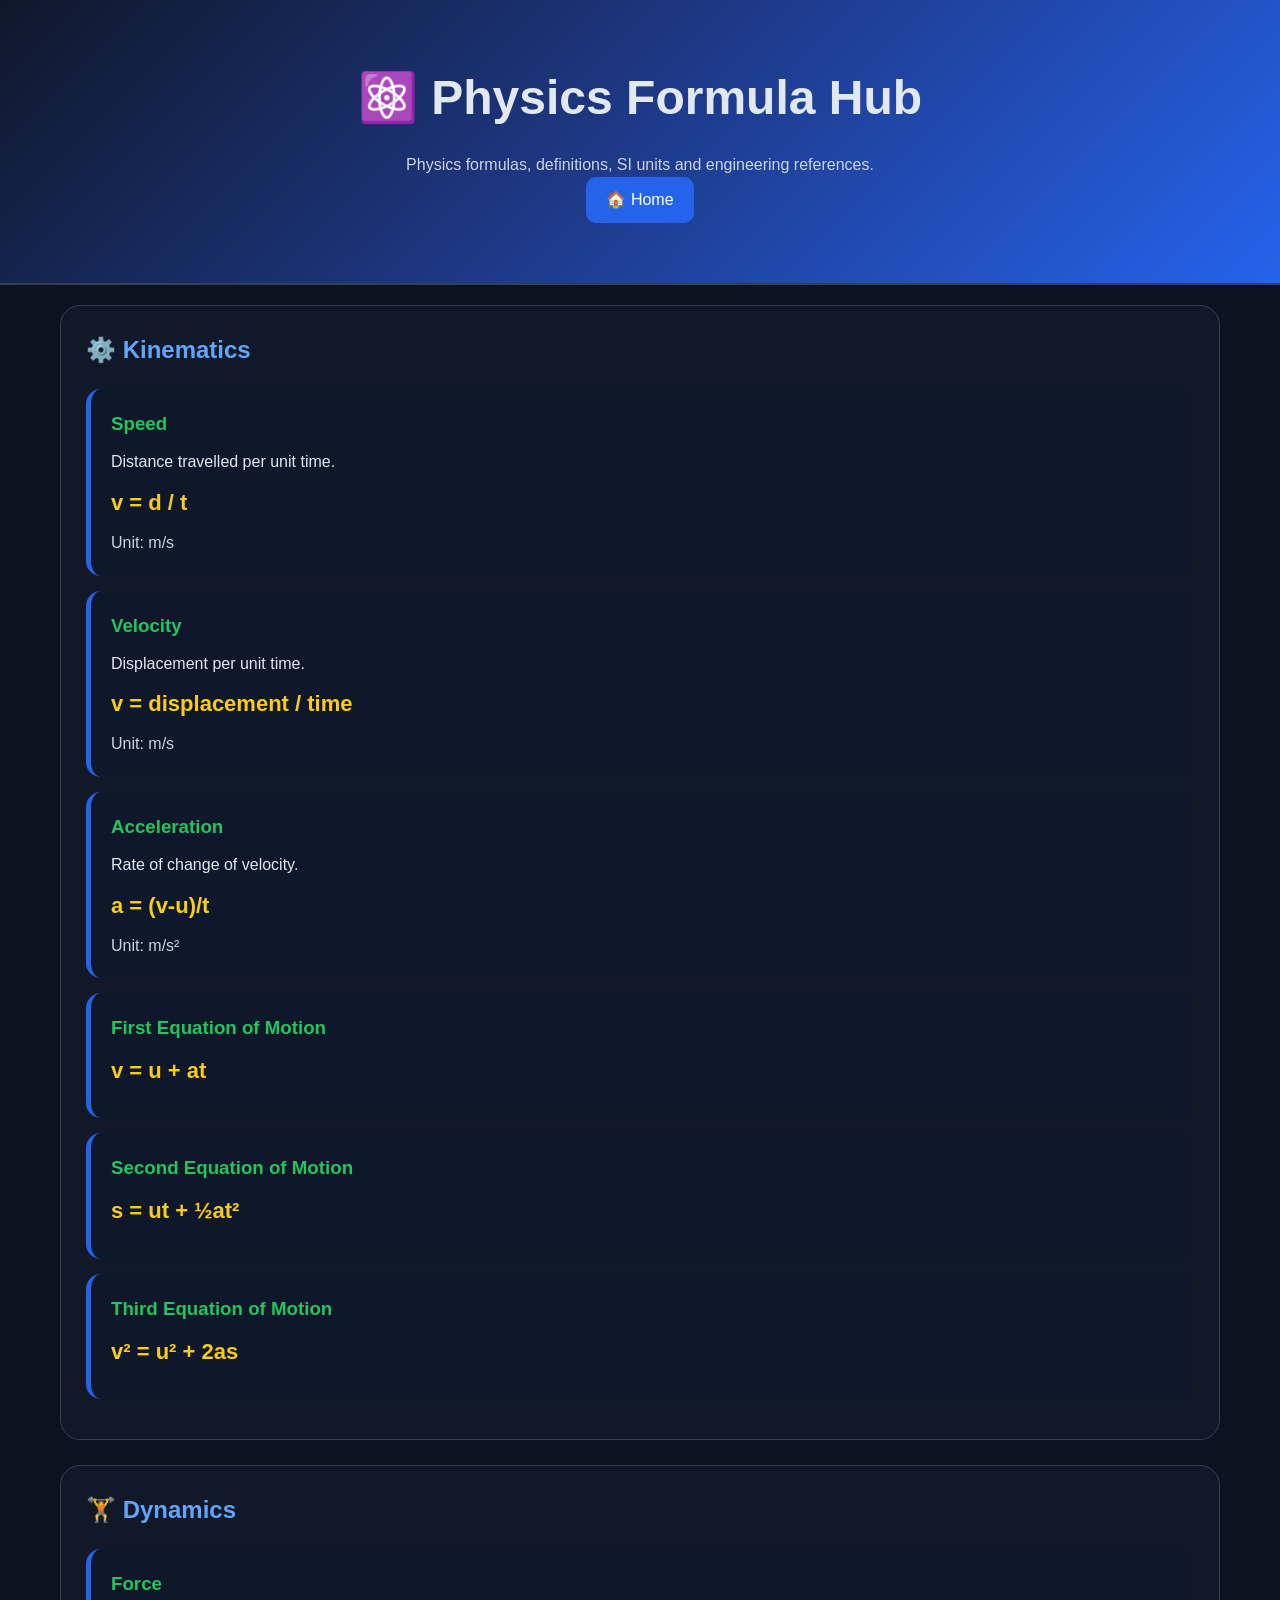
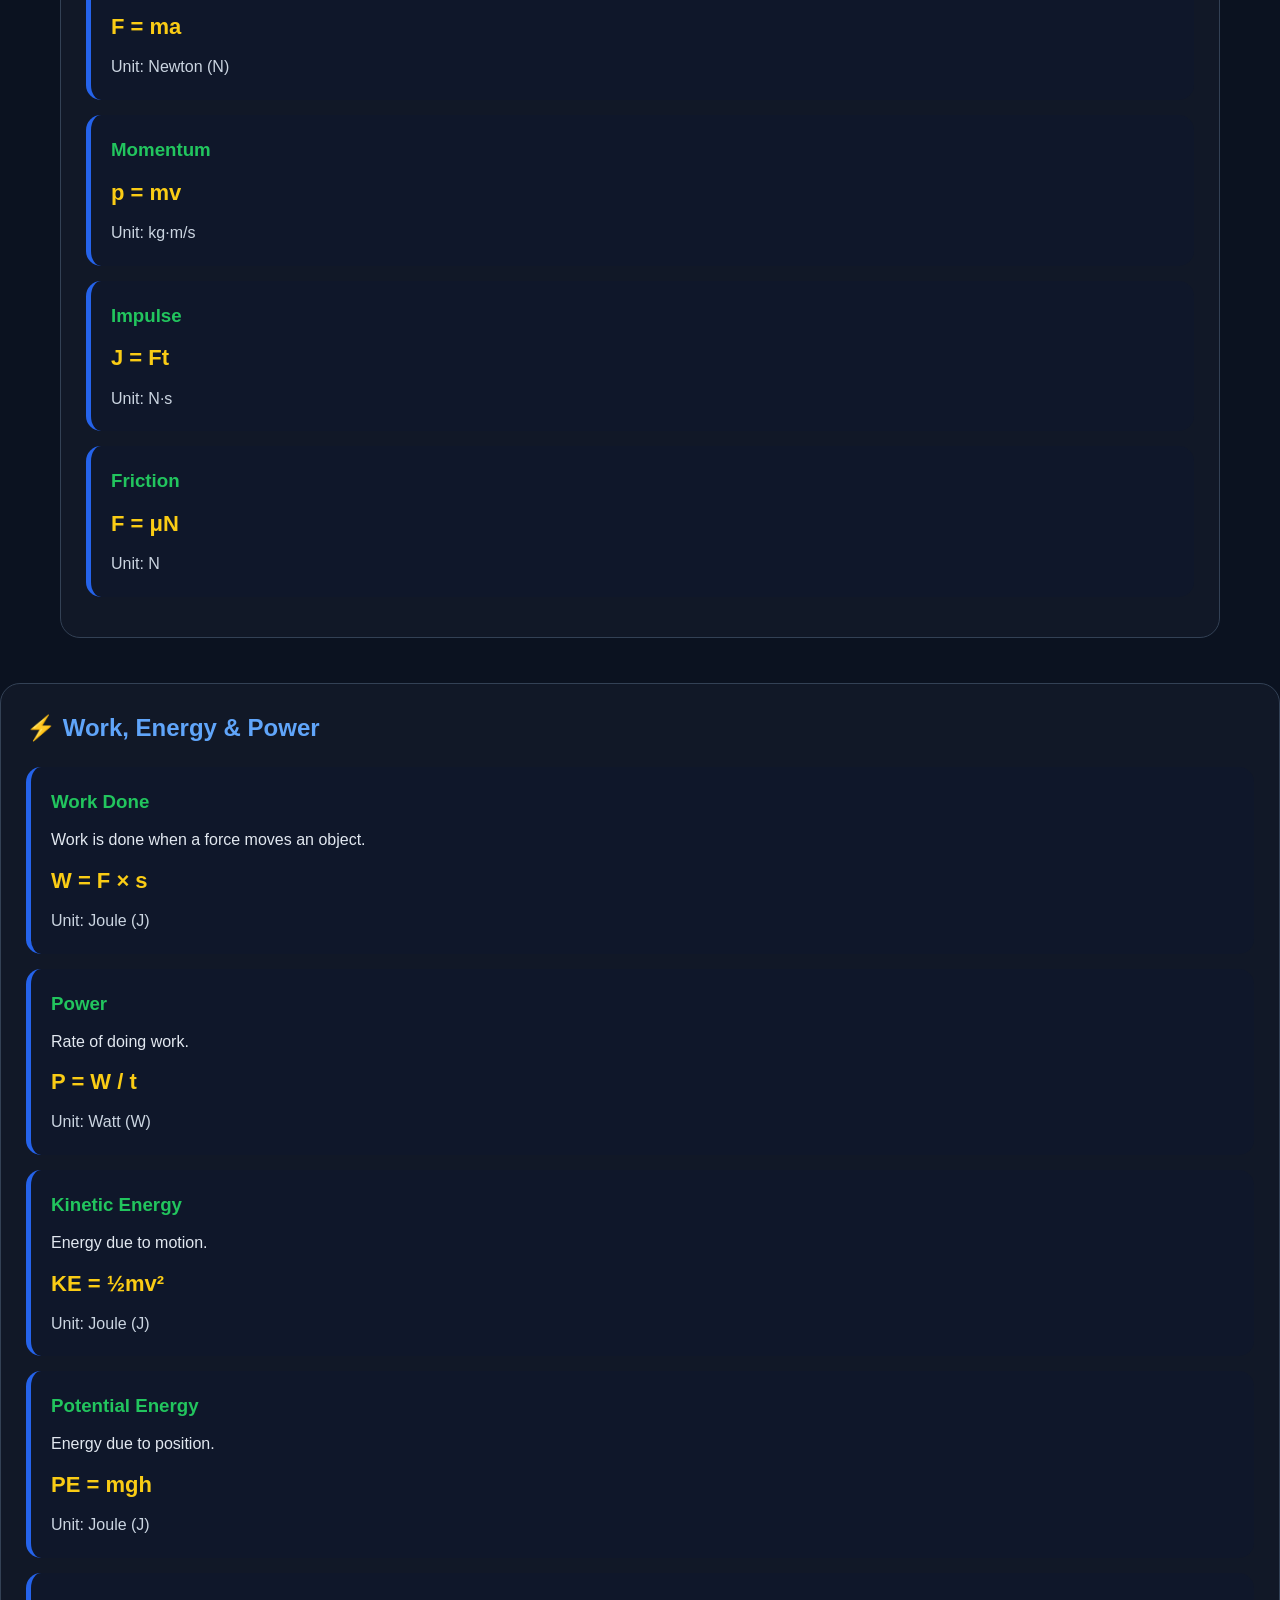
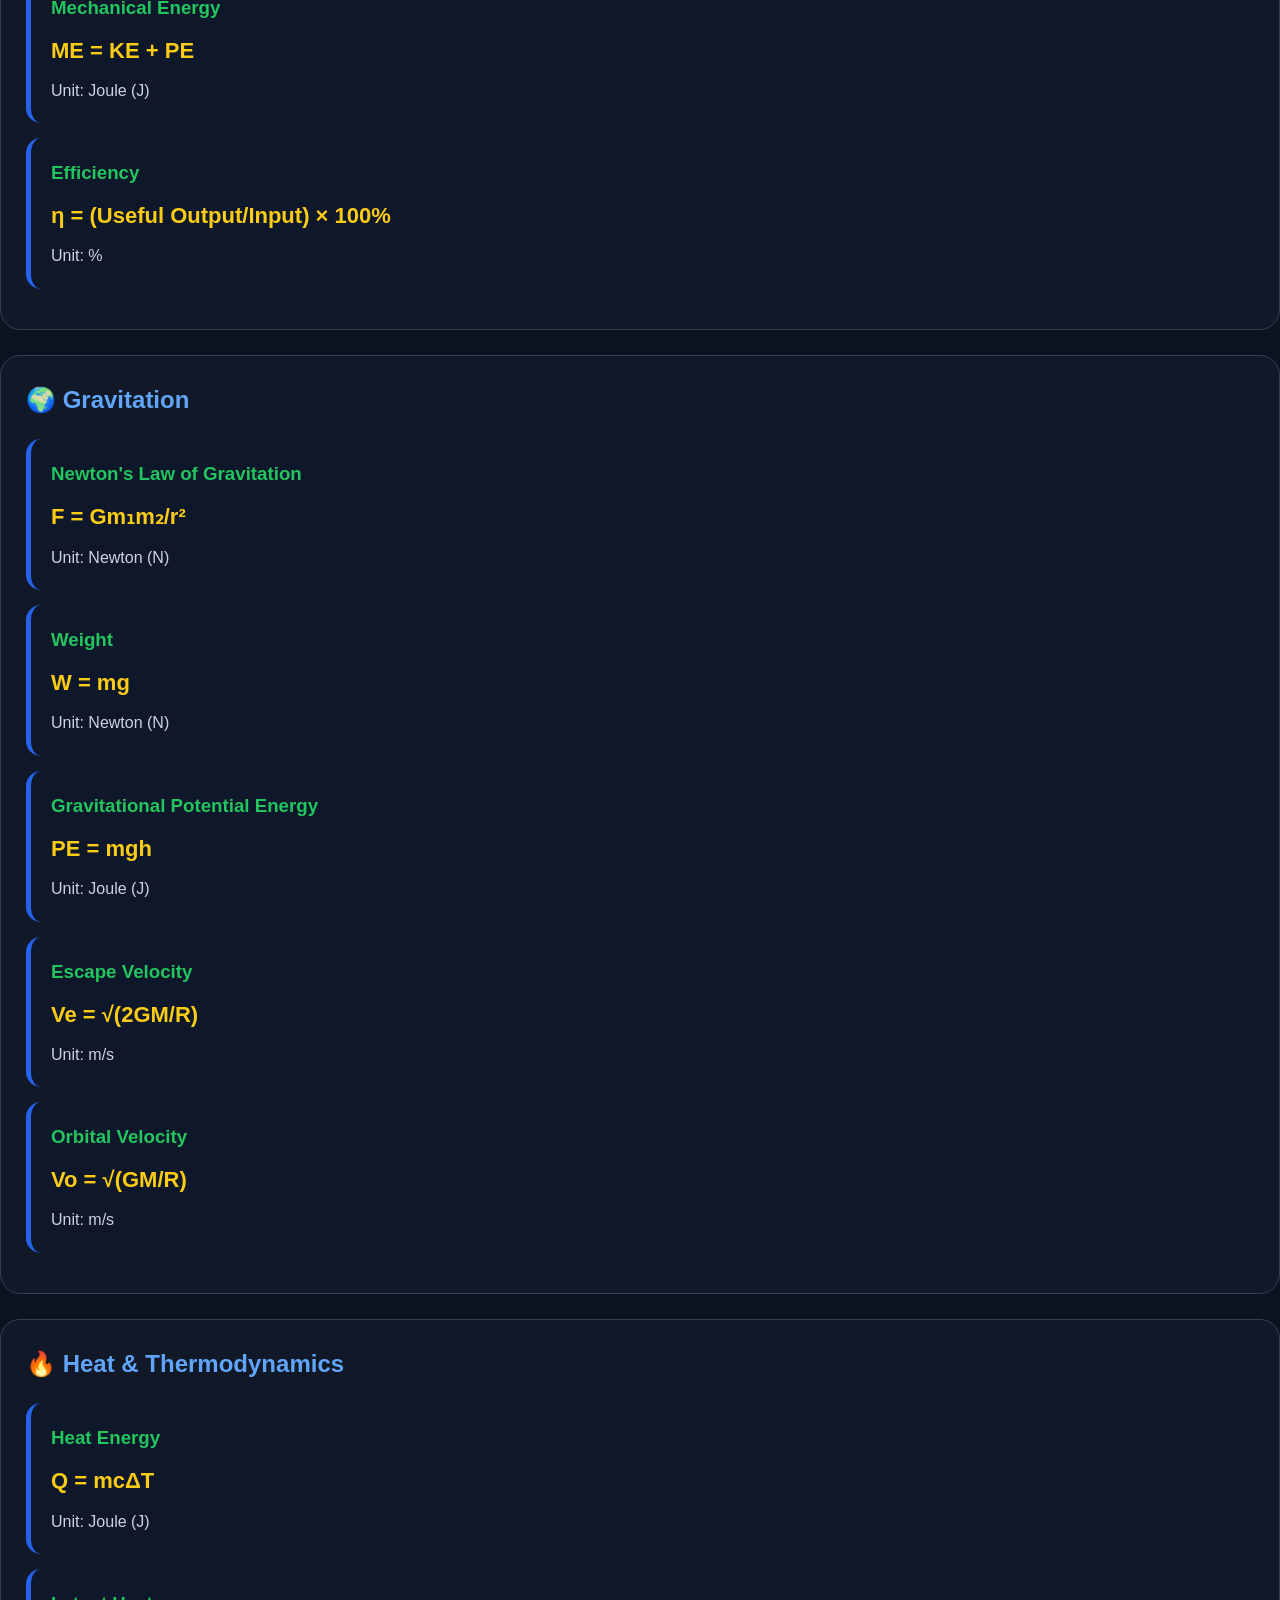
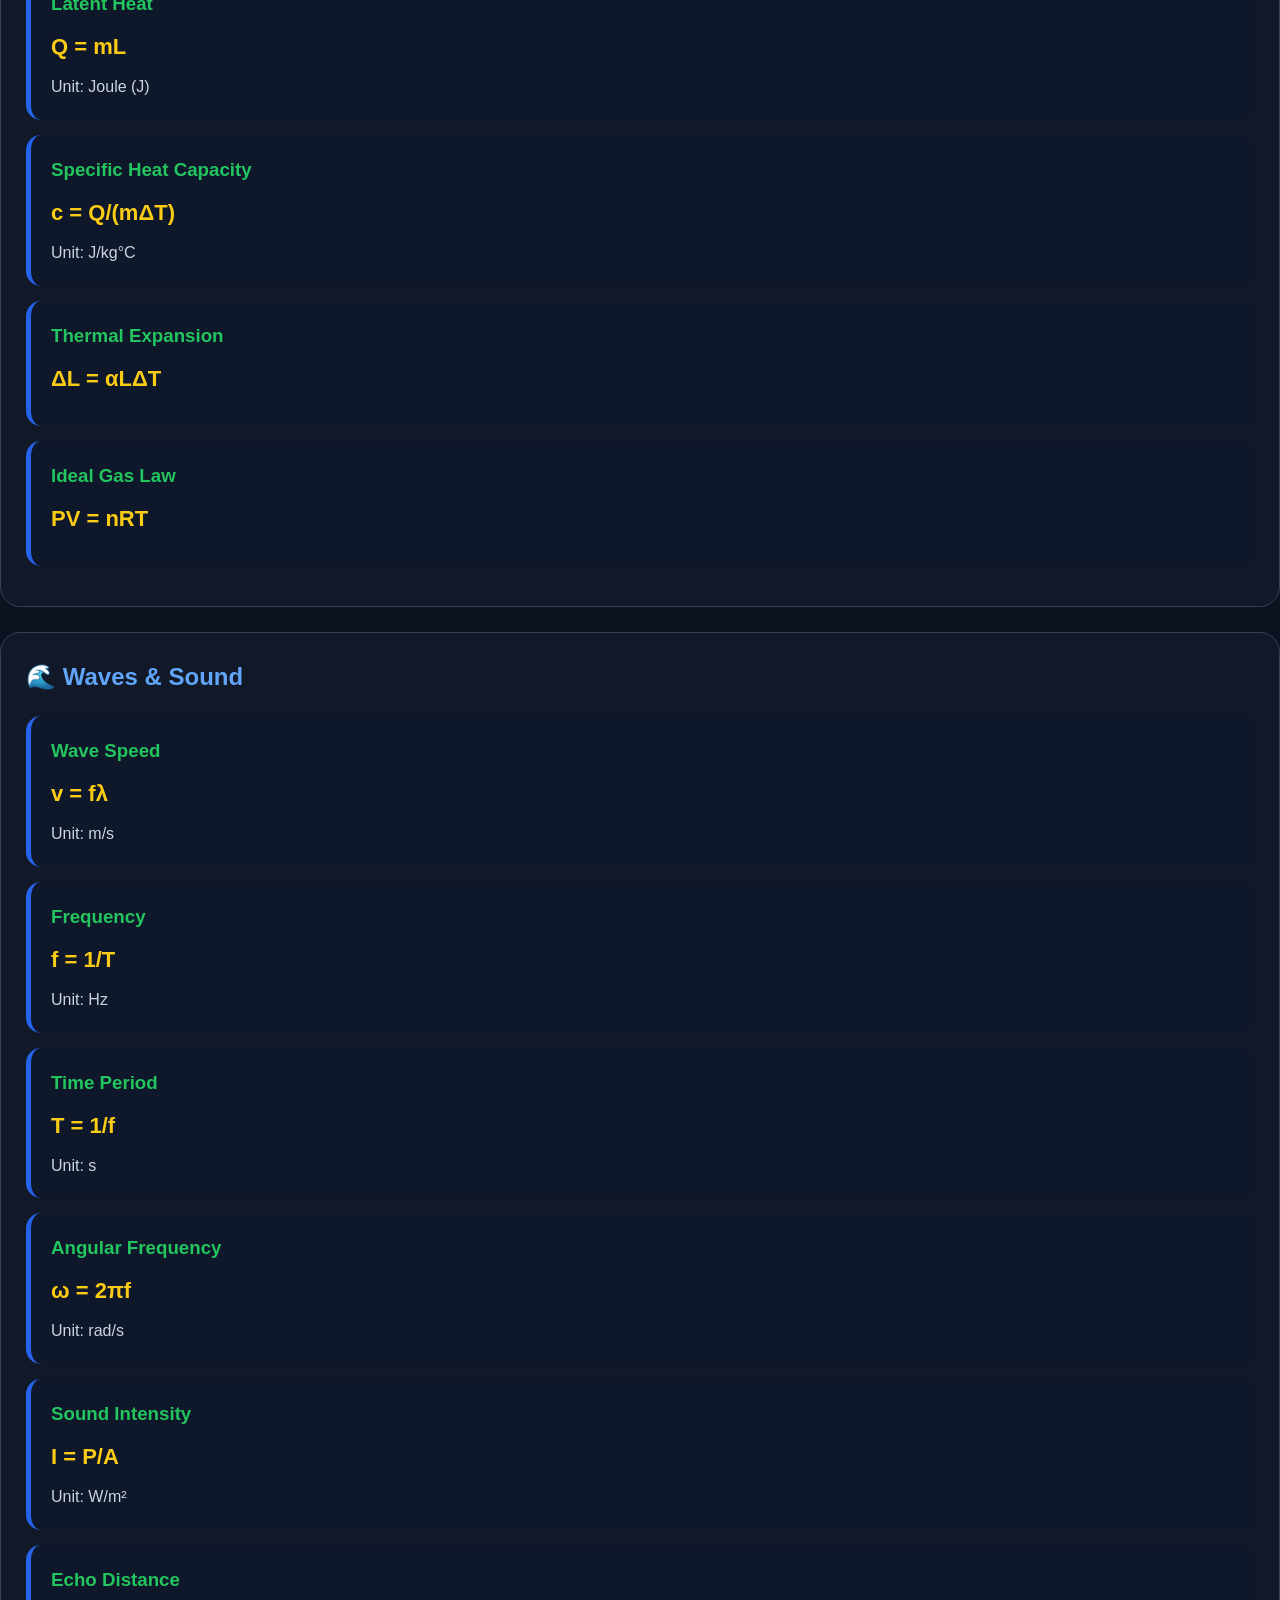
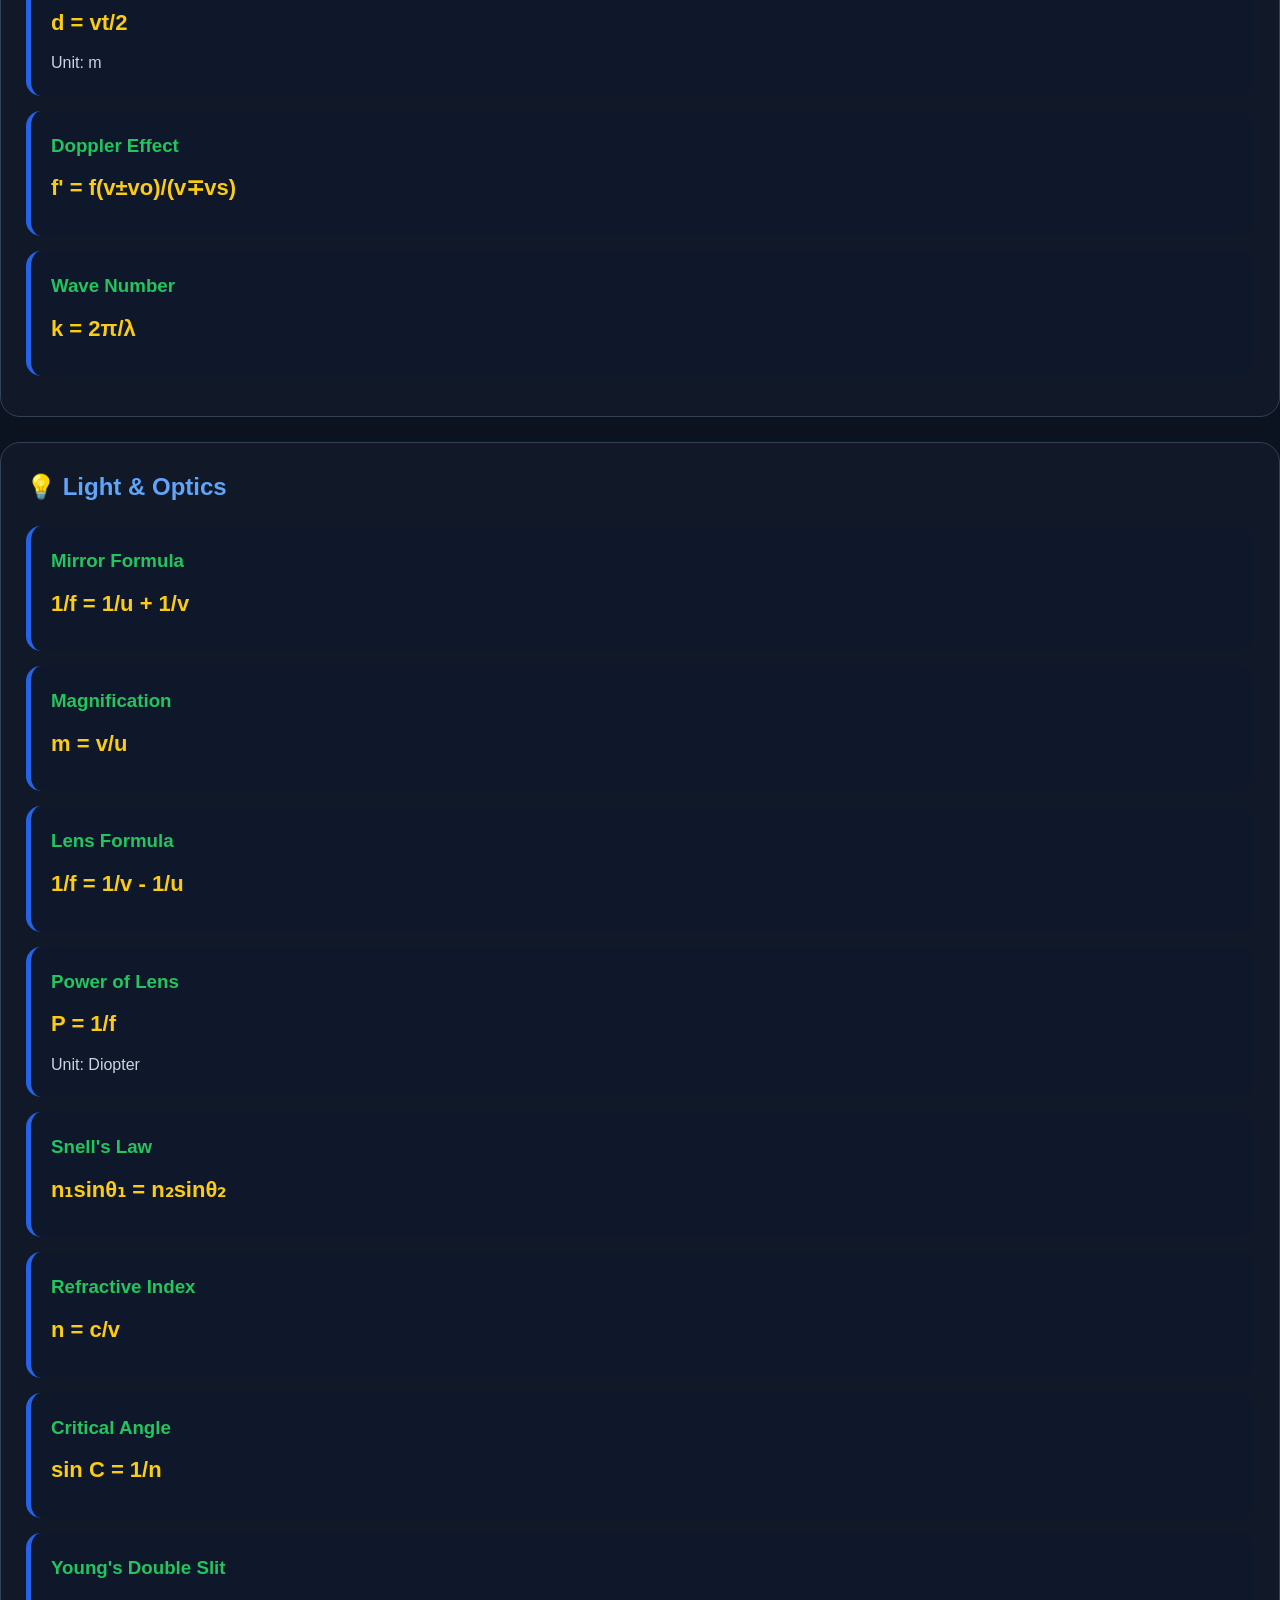
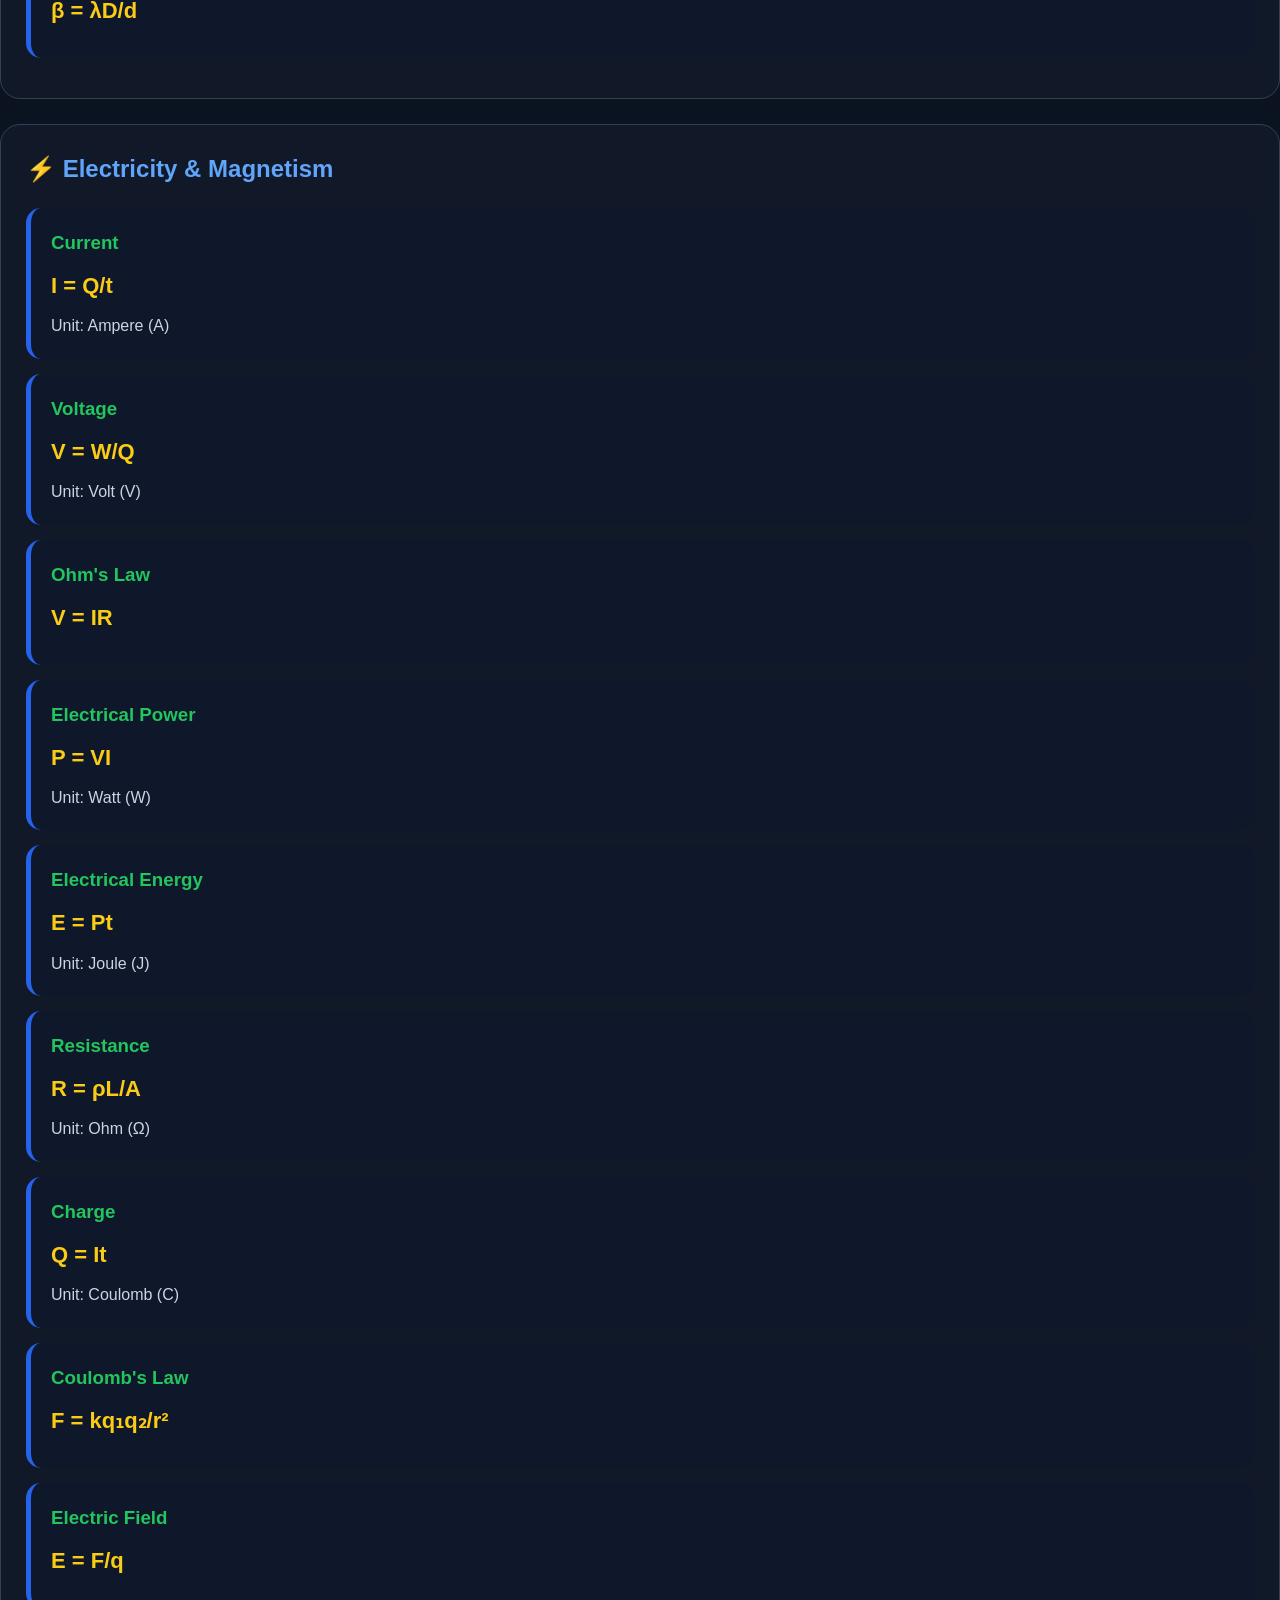
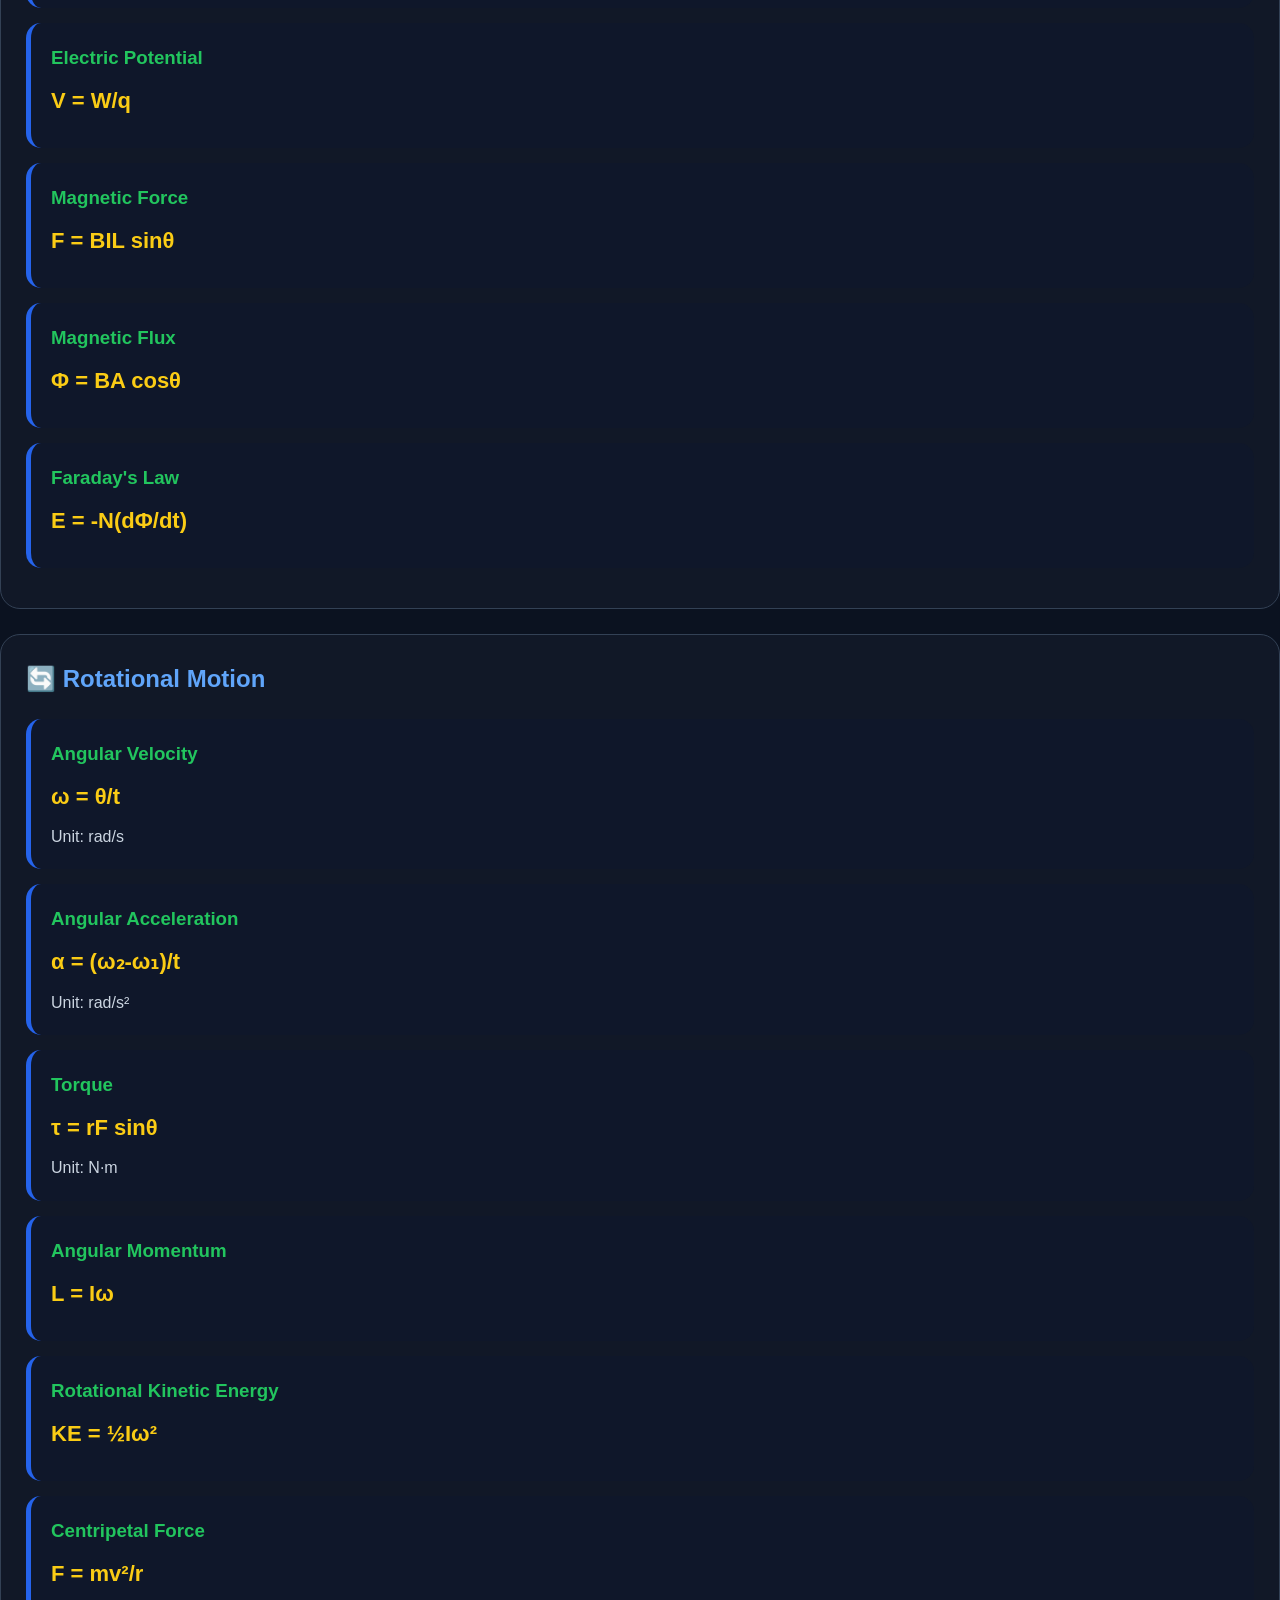
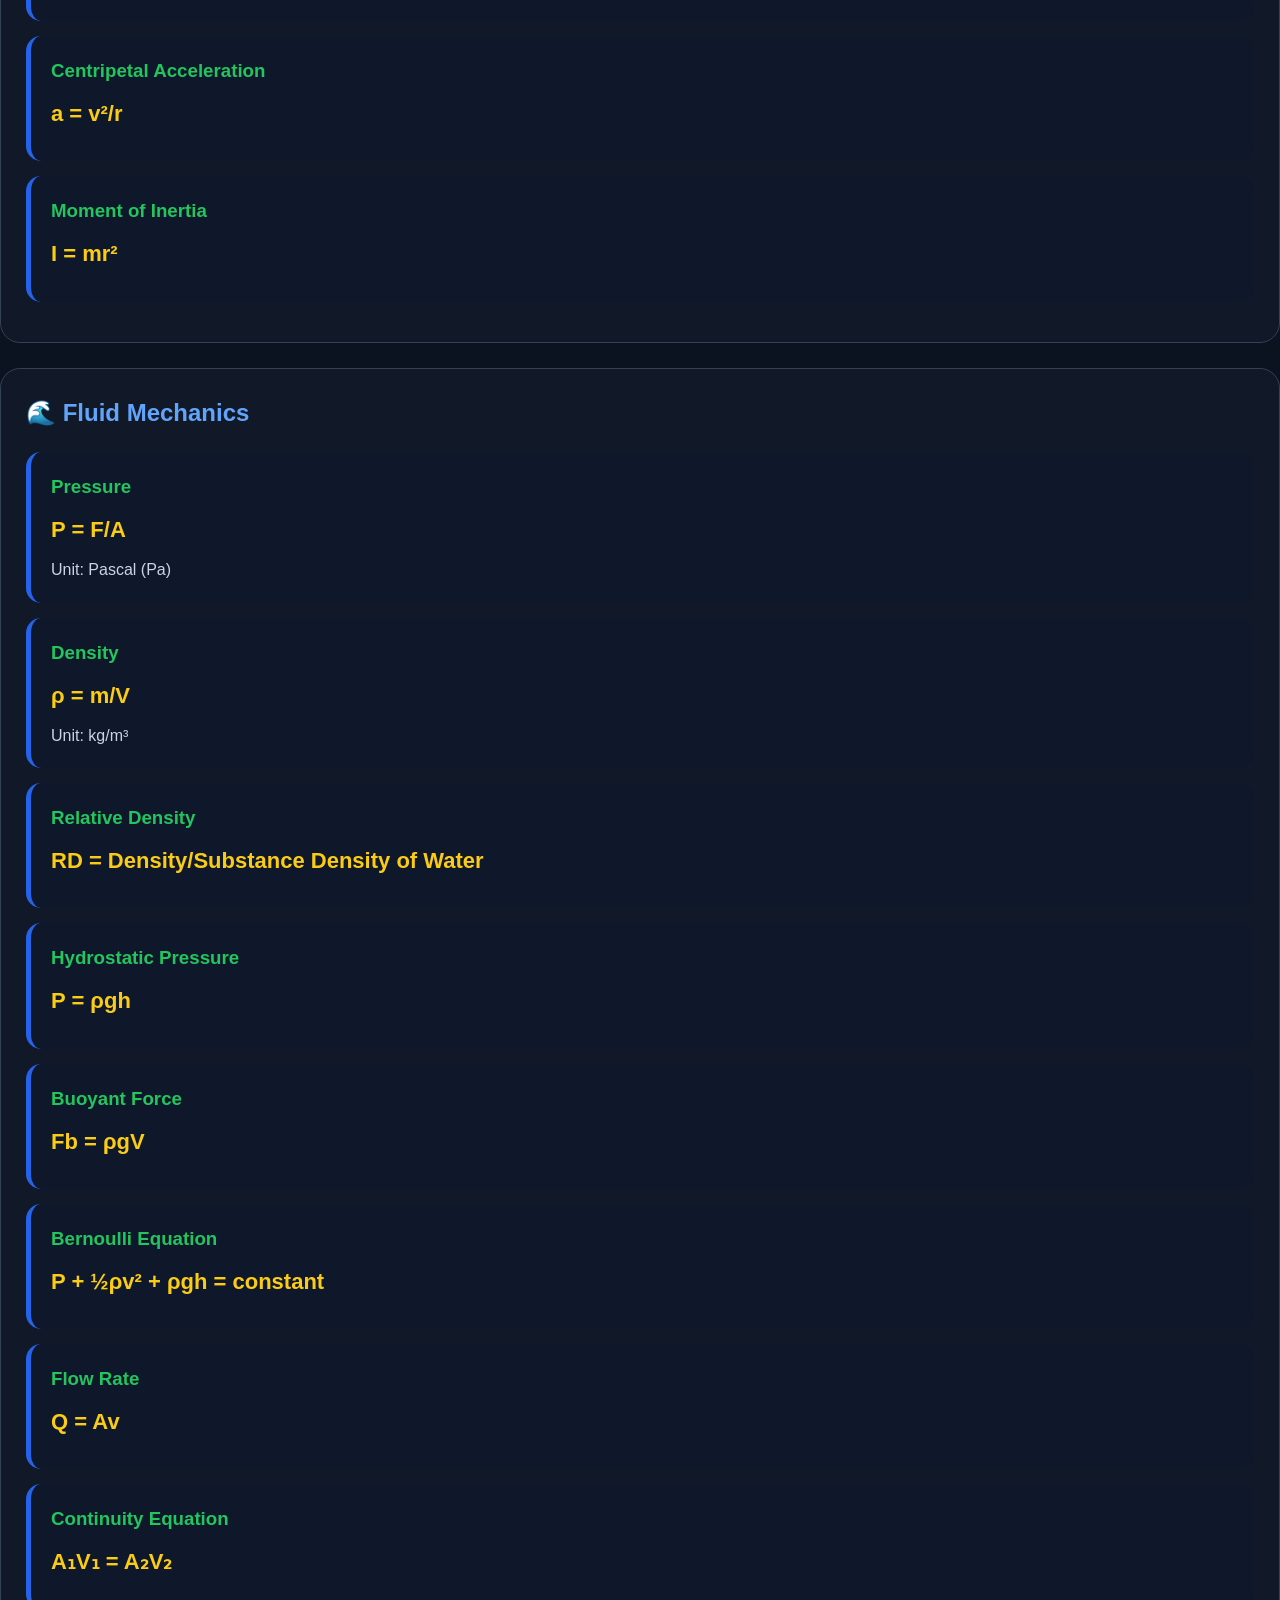
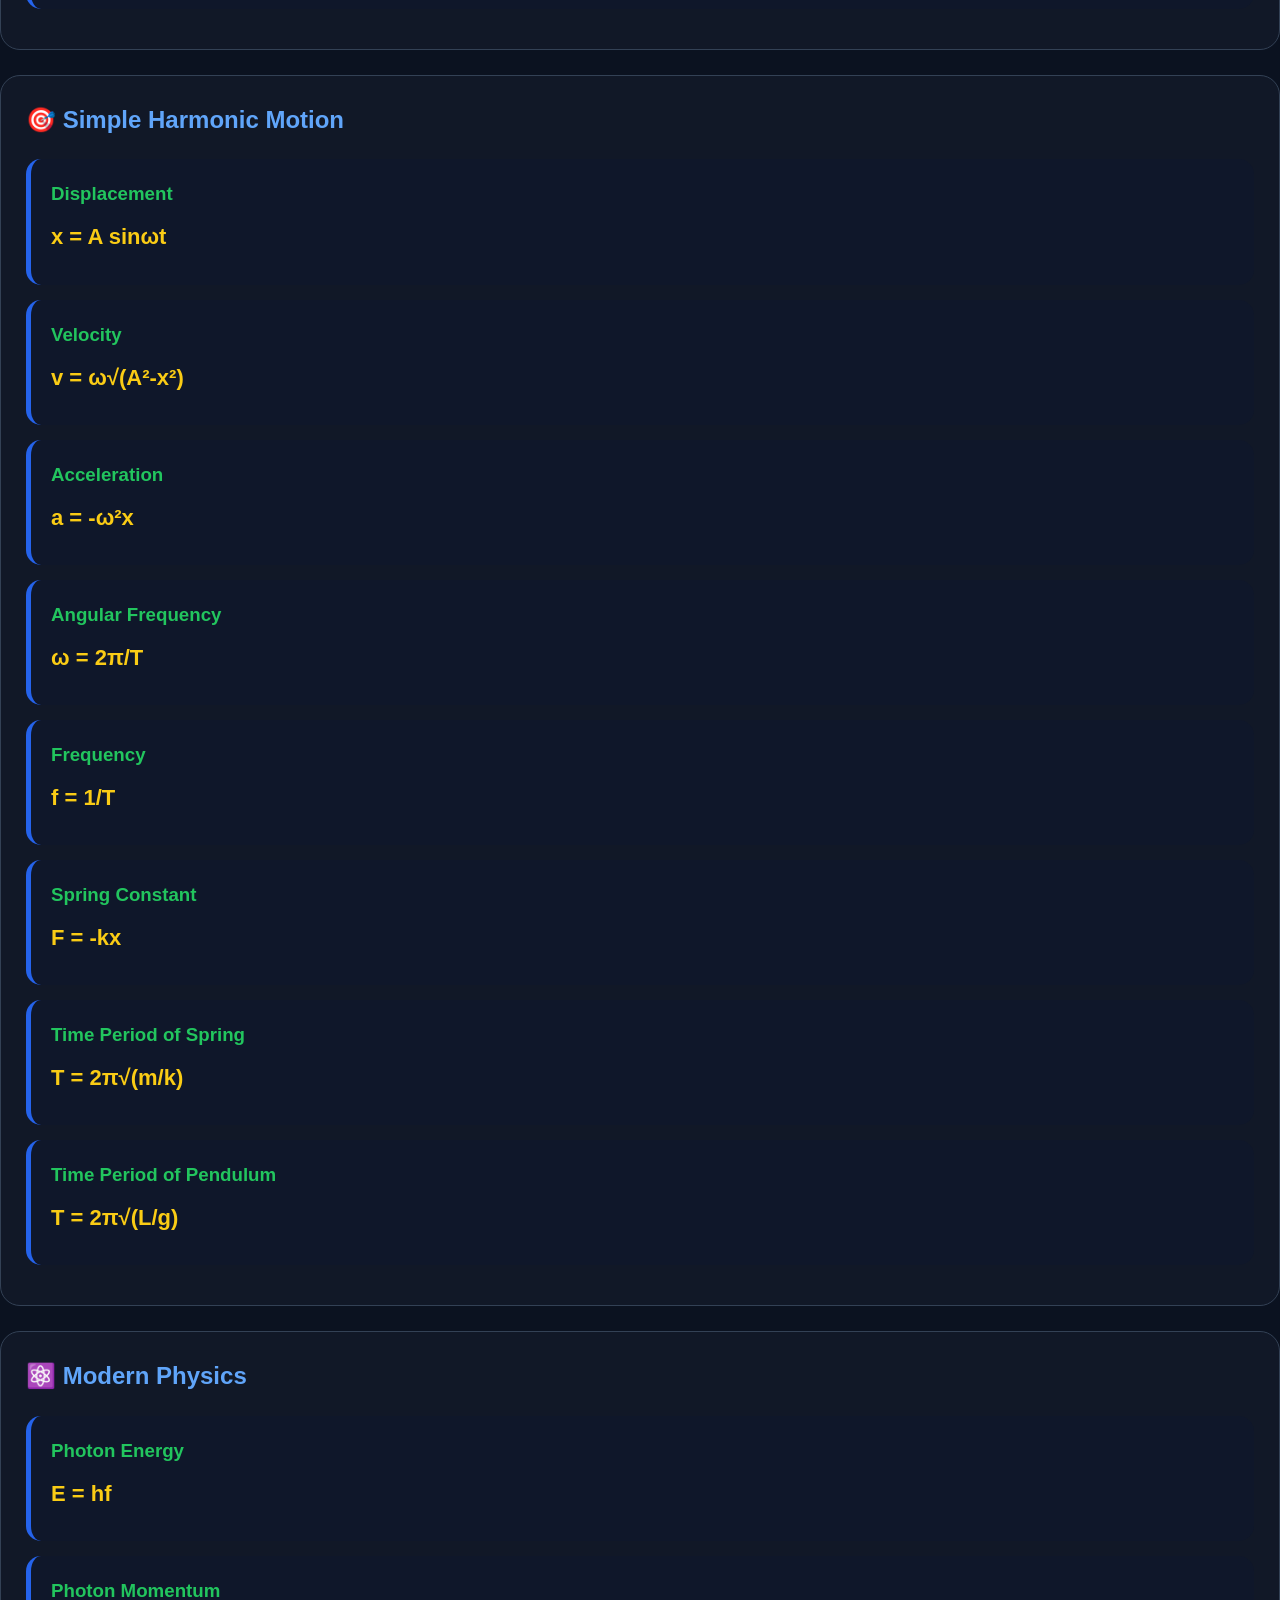
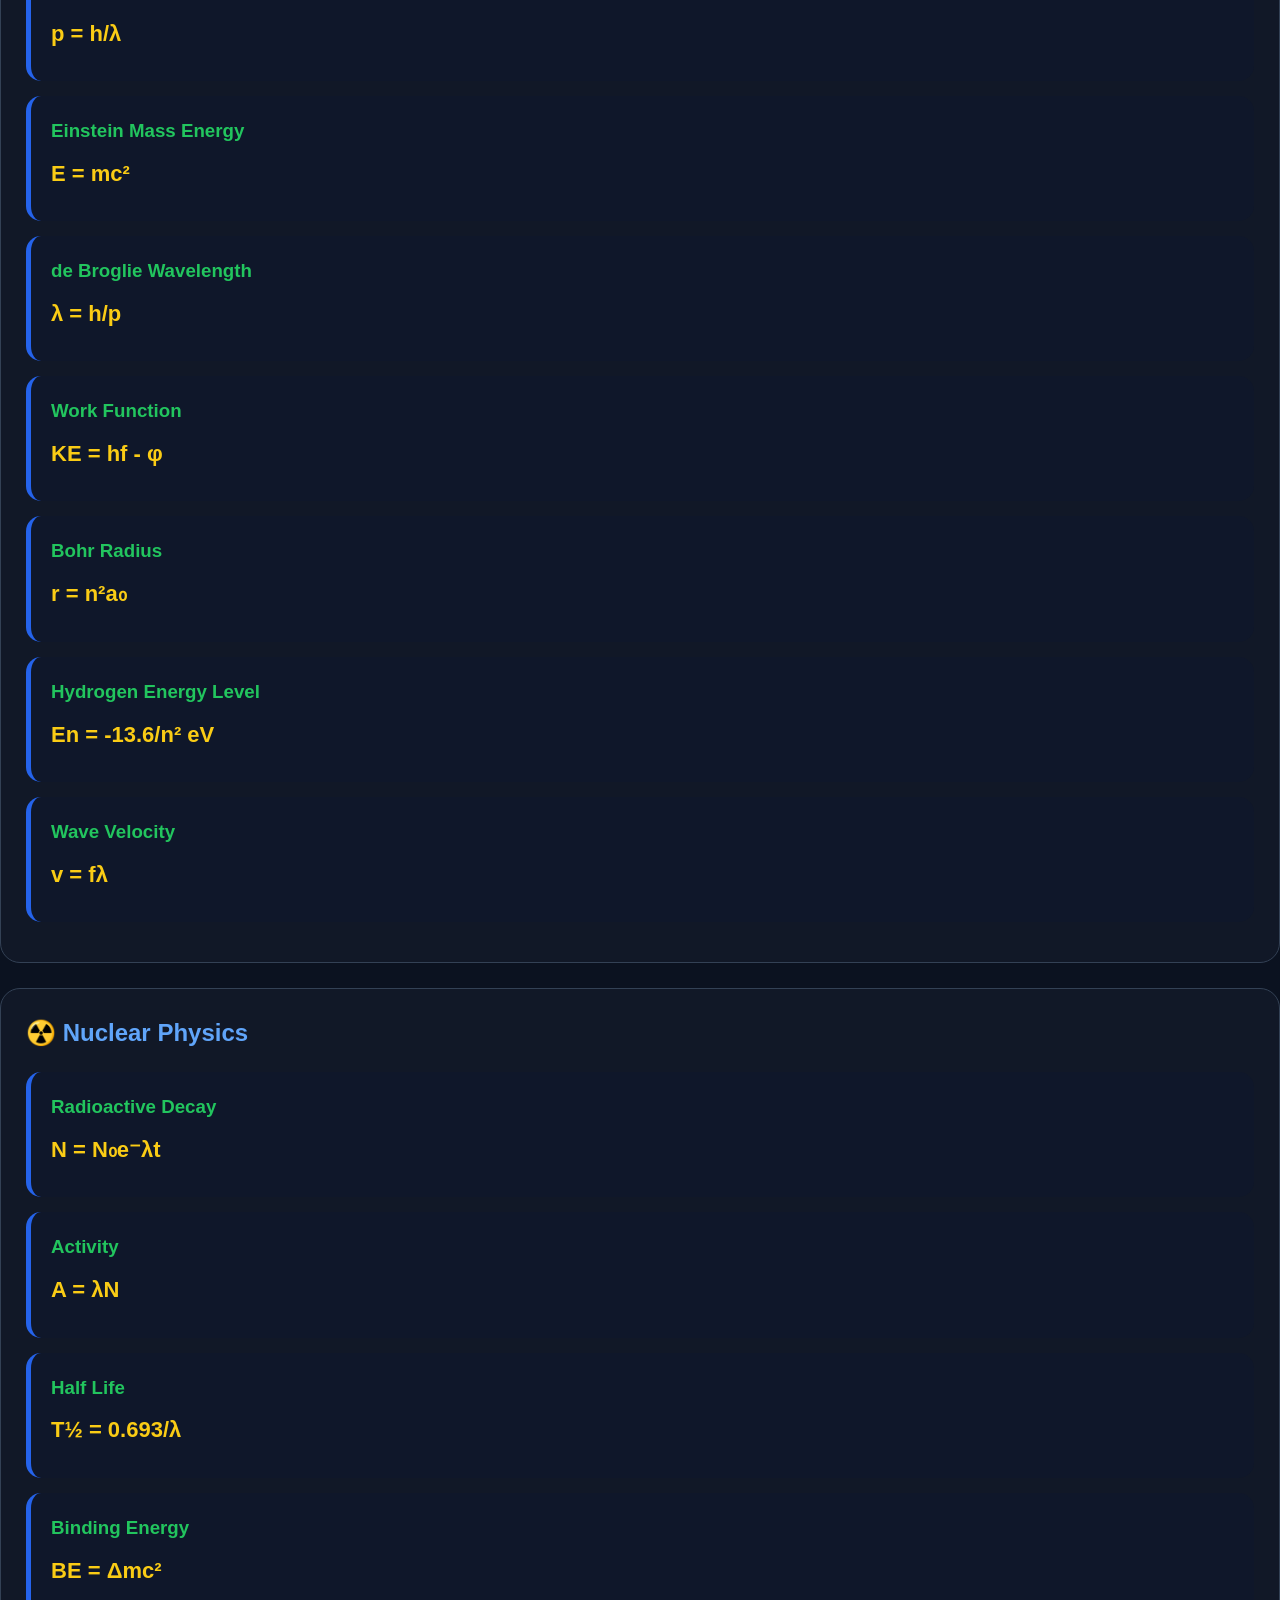
<file: physics.html>
<!DOCTYPE html>
<html lang="en">
<head>
<meta charset="UTF-8">
<meta name="viewport" content="width=device-width, initial-scale=1.0">

<title>Physics Formula Hub</title>

<link rel="stylesheet" href="style.css">

<style>

.physics-container{
    max-width:1200px;
    margin:auto;
    padding:20px;
}

.physics-section{
    background:#111827;
    border:1px solid #334155;
    border-radius:20px;
    padding:25px;
    margin-bottom:25px;
}

.physics-section h2{
    color:#60a5fa;
    margin-bottom:20px;
}

.formula-card{
    background:#0f172a;
    padding:20px;
    border-radius:15px;
    margin-bottom:15px;
    border-left:5px solid #2563eb;
}

.formula-card h3{
    color:#22c55e;
    margin-bottom:10px;
}

.formula{
    font-size:22px;
    font-weight:bold;
    color:#facc15;
    margin:10px 0;
}

.unit{
    color:#cbd5e1;
}

.home-btn{
    display:inline-block;
    padding:10px 20px;
    background:#2563eb;
    color:white;
    text-decoration:none;
    border-radius:10px;
}

</style>

</head>

<body>

<header class="hero">

<h1>⚛️ Physics Formula Hub</h1>

<p>
Physics formulas, definitions, SI units and engineering references.
</p>

<a href="index.html" class="home-btn">
🏠 Home
</a>

</header>

<div class="physics-container">
  <div class="physics-section">

<h2>⚙️ Kinematics</h2>

<div class="formula-card">

<h3>Speed</h3>

<p>
Distance travelled per unit time.
</p>

<div class="formula">
v = d / t
</div>

<div class="unit">
Unit: m/s
</div>

</div>

<div class="formula-card">

<h3>Velocity</h3>

<p>
Displacement per unit time.
</p>

<div class="formula">
v = displacement / time
</div>

<div class="unit">
Unit: m/s
</div>

</div>

<div class="formula-card">

<h3>Acceleration</h3>

<p>
Rate of change of velocity.
</p>

<div class="formula">
a = (v-u)/t
</div>

<div class="unit">
Unit: m/s²
</div>

</div>

<div class="formula-card">

<h3>First Equation of Motion</h3>

<div class="formula">
v = u + at
</div>

</div>

<div class="formula-card">

<h3>Second Equation of Motion</h3>

<div class="formula">
s = ut + ½at²
</div>

</div>

<div class="formula-card">

<h3>Third Equation of Motion</h3>

<div class="formula">
v² = u² + 2as
</div>

</div>

</div>
  <div class="physics-section">

<h2>🏋️ Dynamics</h2>

<div class="formula-card">

<h3>Force</h3>

<div class="formula">
F = ma
</div>

<div class="unit">
Unit: Newton (N)
</div>

</div>

<div class="formula-card">

<h3>Momentum</h3>

<div class="formula">
p = mv
</div>

<div class="unit">
Unit: kg·m/s
</div>

</div>

<div class="formula-card">

<h3>Impulse</h3>

<div class="formula">
J = Ft
</div>

<div class="unit">
Unit: N·s
</div>

</div>

<div class="formula-card">

<h3>Friction</h3>

<div class="formula">
F = μN
</div>

<div class="unit">
Unit: N
</div>

</div>

</div>
  </div>

    <div class="physics-section">

<h2>⚡ Work, Energy & Power</h2>

<div class="formula-card">
<h3>Work Done</h3>
<p>Work is done when a force moves an object.</p>
<div class="formula">
W = F × s
</div>
<div class="unit">
Unit: Joule (J)
</div>
</div>

<div class="formula-card">
<h3>Power</h3>
<p>Rate of doing work.</p>
<div class="formula">
P = W / t
</div>
<div class="unit">
Unit: Watt (W)
</div>
</div>

<div class="formula-card">
<h3>Kinetic Energy</h3>
<p>Energy due to motion.</p>
<div class="formula">
KE = ½mv²
</div>
<div class="unit">
Unit: Joule (J)
</div>
</div>

<div class="formula-card">
<h3>Potential Energy</h3>
<p>Energy due to position.</p>
<div class="formula">
PE = mgh
</div>
<div class="unit">
Unit: Joule (J)
</div>
</div>

<div class="formula-card">
<h3>Mechanical Energy</h3>
<div class="formula">
ME = KE + PE
</div>
<div class="unit">
Unit: Joule (J)
</div>
</div>

<div class="formula-card">
<h3>Efficiency</h3>
<div class="formula">
η = (Useful Output/Input) × 100%
</div>
<div class="unit">
Unit: %
</div>
</div>

</div>

<div class="physics-section">

<h2>🌍 Gravitation</h2>

<div class="formula-card">
<h3>Newton's Law of Gravitation</h3>
<div class="formula">
F = Gm₁m₂/r²
</div>
<div class="unit">
Unit: Newton (N)
</div>
</div>

<div class="formula-card">
<h3>Weight</h3>
<div class="formula">
W = mg
</div>
<div class="unit">
Unit: Newton (N)
</div>
</div>

<div class="formula-card">
<h3>Gravitational Potential Energy</h3>
<div class="formula">
PE = mgh
</div>
<div class="unit">
Unit: Joule (J)
</div>
</div>

<div class="formula-card">
<h3>Escape Velocity</h3>
<div class="formula">
Ve = √(2GM/R)
</div>
<div class="unit">
Unit: m/s
</div>
</div>

<div class="formula-card">
<h3>Orbital Velocity</h3>
<div class="formula">
Vo = √(GM/R)
</div>
<div class="unit">
Unit: m/s
</div>
</div>

</div>

<div class="physics-section">

<h2>🔥 Heat & Thermodynamics</h2>

<div class="formula-card">
<h3>Heat Energy</h3>
<div class="formula">
Q = mcΔT
</div>
<div class="unit">
Unit: Joule (J)
</div>
</div>

<div class="formula-card">
<h3>Latent Heat</h3>
<div class="formula">
Q = mL
</div>
<div class="unit">
Unit: Joule (J)
</div>
</div>

<div class="formula-card">
<h3>Specific Heat Capacity</h3>
<div class="formula">
c = Q/(mΔT)
</div>
<div class="unit">
Unit: J/kg°C
</div>
</div>

<div class="formula-card">
<h3>Thermal Expansion</h3>
<div class="formula">
ΔL = αLΔT
</div>
</div>

<div class="formula-card">
<h3>Ideal Gas Law</h3>
<div class="formula">
PV = nRT
</div>
</div>

</div>

    <div class="physics-section">

<h2>🌊 Waves & Sound</h2>

<div class="formula-card">
<h3>Wave Speed</h3>
<div class="formula">v = fλ</div>
<div class="unit">Unit: m/s</div>
</div>

<div class="formula-card">
<h3>Frequency</h3>
<div class="formula">f = 1/T</div>
<div class="unit">Unit: Hz</div>
</div>

<div class="formula-card">
<h3>Time Period</h3>
<div class="formula">T = 1/f</div>
<div class="unit">Unit: s</div>
</div>

<div class="formula-card">
<h3>Angular Frequency</h3>
<div class="formula">ω = 2πf</div>
<div class="unit">Unit: rad/s</div>
</div>

<div class="formula-card">
<h3>Sound Intensity</h3>
<div class="formula">I = P/A</div>
<div class="unit">Unit: W/m²</div>
</div>

<div class="formula-card">
<h3>Echo Distance</h3>
<div class="formula">d = vt/2</div>
<div class="unit">Unit: m</div>
</div>

<div class="formula-card">
<h3>Doppler Effect</h3>
<div class="formula">f' = f(v±vo)/(v∓vs)</div>
</div>

<div class="formula-card">
<h3>Wave Number</h3>
<div class="formula">k = 2π/λ</div>
</div>

</div>

<div class="physics-section">

<h2>💡 Light & Optics</h2>

<div class="formula-card">
<h3>Mirror Formula</h3>
<div class="formula">1/f = 1/u + 1/v</div>
</div>

<div class="formula-card">
<h3>Magnification</h3>
<div class="formula">m = v/u</div>
</div>

<div class="formula-card">
<h3>Lens Formula</h3>
<div class="formula">1/f = 1/v - 1/u</div>
</div>

<div class="formula-card">
<h3>Power of Lens</h3>
<div class="formula">P = 1/f</div>
<div class="unit">Unit: Diopter</div>
</div>

<div class="formula-card">
<h3>Snell's Law</h3>
<div class="formula">n₁sinθ₁ = n₂sinθ₂</div>
</div>

<div class="formula-card">
<h3>Refractive Index</h3>
<div class="formula">n = c/v</div>
</div>

<div class="formula-card">
<h3>Critical Angle</h3>
<div class="formula">sin C = 1/n</div>
</div>

<div class="formula-card">
<h3>Young's Double Slit</h3>
<div class="formula">β = λD/d</div>
</div>

</div>

<div class="physics-section">

<h2>⚡ Electricity & Magnetism</h2>

<div class="formula-card">
<h3>Current</h3>
<div class="formula">I = Q/t</div>
<div class="unit">Unit: Ampere (A)</div>
</div>

<div class="formula-card">
<h3>Voltage</h3>
<div class="formula">V = W/Q</div>
<div class="unit">Unit: Volt (V)</div>
</div>

<div class="formula-card">
<h3>Ohm's Law</h3>
<div class="formula">V = IR</div>
</div>

<div class="formula-card">
<h3>Electrical Power</h3>
<div class="formula">P = VI</div>
<div class="unit">Unit: Watt (W)</div>
</div>

<div class="formula-card">
<h3>Electrical Energy</h3>
<div class="formula">E = Pt</div>
<div class="unit">Unit: Joule (J)</div>
</div>

<div class="formula-card">
<h3>Resistance</h3>
<div class="formula">R = ρL/A</div>
<div class="unit">Unit: Ohm (Ω)</div>
</div>

<div class="formula-card">
<h3>Charge</h3>
<div class="formula">Q = It</div>
<div class="unit">Unit: Coulomb (C)</div>
</div>

<div class="formula-card">
<h3>Coulomb's Law</h3>
<div class="formula">F = kq₁q₂/r²</div>
</div>

<div class="formula-card">
<h3>Electric Field</h3>
<div class="formula">E = F/q</div>
</div>

<div class="formula-card">
<h3>Electric Potential</h3>
<div class="formula">V = W/q</div>
</div>

<div class="formula-card">
<h3>Magnetic Force</h3>
<div class="formula">F = BIL sinθ</div>
</div>

<div class="formula-card">
<h3>Magnetic Flux</h3>
<div class="formula">Φ = BA cosθ</div>
</div>

<div class="formula-card">
<h3>Faraday's Law</h3>
<div class="formula">E = -N(dΦ/dt)</div>
</div>

</div>

    <div class="physics-section">

<h2>🔄 Rotational Motion</h2>

<div class="formula-card">
<h3>Angular Velocity</h3>
<div class="formula">ω = θ/t</div>
<div class="unit">Unit: rad/s</div>
</div>

<div class="formula-card">
<h3>Angular Acceleration</h3>
<div class="formula">α = (ω₂-ω₁)/t</div>
<div class="unit">Unit: rad/s²</div>
</div>

<div class="formula-card">
<h3>Torque</h3>
<div class="formula">τ = rF sinθ</div>
<div class="unit">Unit: N·m</div>
</div>

<div class="formula-card">
<h3>Angular Momentum</h3>
<div class="formula">L = Iω</div>
</div>

<div class="formula-card">
<h3>Rotational Kinetic Energy</h3>
<div class="formula">KE = ½Iω²</div>
</div>

<div class="formula-card">
<h3>Centripetal Force</h3>
<div class="formula">F = mv²/r</div>
</div>

<div class="formula-card">
<h3>Centripetal Acceleration</h3>
<div class="formula">a = v²/r</div>
</div>

<div class="formula-card">
<h3>Moment of Inertia</h3>
<div class="formula">I = mr²</div>
</div>

</div>

<div class="physics-section">

<h2>🌊 Fluid Mechanics</h2>

<div class="formula-card">
<h3>Pressure</h3>
<div class="formula">P = F/A</div>
<div class="unit">Unit: Pascal (Pa)</div>
</div>

<div class="formula-card">
<h3>Density</h3>
<div class="formula">ρ = m/V</div>
<div class="unit">Unit: kg/m³</div>
</div>

<div class="formula-card">
<h3>Relative Density</h3>
<div class="formula">RD = Density/Substance Density of Water</div>
</div>

<div class="formula-card">
<h3>Hydrostatic Pressure</h3>
<div class="formula">P = ρgh</div>
</div>

<div class="formula-card">
<h3>Buoyant Force</h3>
<div class="formula">Fb = ρgV</div>
</div>

<div class="formula-card">
<h3>Bernoulli Equation</h3>
<div class="formula">P + ½ρv² + ρgh = constant</div>
</div>

<div class="formula-card">
<h3>Flow Rate</h3>
<div class="formula">Q = Av</div>
</div>

<div class="formula-card">
<h3>Continuity Equation</h3>
<div class="formula">A₁V₁ = A₂V₂</div>
</div>

</div>

<div class="physics-section">

<h2>🎯 Simple Harmonic Motion</h2>

<div class="formula-card">
<h3>Displacement</h3>
<div class="formula">x = A sinωt</div>
</div>

<div class="formula-card">
<h3>Velocity</h3>
<div class="formula">v = ω√(A²-x²)</div>
</div>

<div class="formula-card">
<h3>Acceleration</h3>
<div class="formula">a = -ω²x</div>
</div>

<div class="formula-card">
<h3>Angular Frequency</h3>
<div class="formula">ω = 2π/T</div>
</div>

<div class="formula-card">
<h3>Frequency</h3>
<div class="formula">f = 1/T</div>
</div>

<div class="formula-card">
<h3>Spring Constant</h3>
<div class="formula">F = -kx</div>
</div>

<div class="formula-card">
<h3>Time Period of Spring</h3>
<div class="formula">T = 2π√(m/k)</div>
</div>

<div class="formula-card">
<h3>Time Period of Pendulum</h3>
<div class="formula">T = 2π√(L/g)</div>
</div>

</div>

<div class="physics-section">

<h2>⚛️ Modern Physics</h2>

<div class="formula-card">
<h3>Photon Energy</h3>
<div class="formula">E = hf</div>
</div>

<div class="formula-card">
<h3>Photon Momentum</h3>
<div class="formula">p = h/λ</div>
</div>

<div class="formula-card">
<h3>Einstein Mass Energy</h3>
<div class="formula">E = mc²</div>
</div>

<div class="formula-card">
<h3>de Broglie Wavelength</h3>
<div class="formula">λ = h/p</div>
</div>

<div class="formula-card">
<h3>Work Function</h3>
<div class="formula">KE = hf - φ</div>
</div>

<div class="formula-card">
<h3>Bohr Radius</h3>
<div class="formula">r = n²a₀</div>
</div>

<div class="formula-card">
<h3>Hydrogen Energy Level</h3>
<div class="formula">En = -13.6/n² eV</div>
</div>

<div class="formula-card">
<h3>Wave Velocity</h3>
<div class="formula">v = fλ</div>
</div>

</div>

<div class="physics-section">

<h2>☢️ Nuclear Physics</h2>

<div class="formula-card">
<h3>Radioactive Decay</h3>
<div class="formula">N = N₀e⁻λt</div>
</div>

<div class="formula-card">
<h3>Activity</h3>
<div class="formula">A = λN</div>
</div>

<div class="formula-card">
<h3>Half Life</h3>
<div class="formula">T½ = 0.693/λ</div>
</div>

<div class="formula-card">
<h3>Binding Energy</h3>
<div class="formula">BE = Δmc²</div>
</div>

<div class="formula-card">
<h3>Mass Defect</h3>
<div class="formula">Δm = Zmp + Nmn - M</div>
</div>

<div class="formula-card">
<h3>Decay Constant</h3>
<div class="formula">λ = 0.693/T½</div>
</div>

<div class="formula-card">
<h3>Nuclear Radius</h3>
<div class="formula">R = R₀A^(1/3)</div>
</div>

<div class="formula-card">
<h3>Q Value</h3>
<div class="formula">Q = (Initial Mass - Final Mass)c²</div>
</div>

</div>

</body>
</html>
</file>
<file: style.css>
html{
    scroll-behavior:smooth;
}

*{
    margin:0;
    padding:0;
    box-sizing:border-box;
}

body{
    font-family:'Segoe UI',sans-serif;
    background:#0b1220;
    color:#e2e8f0;
    line-height:1.6;
}

/* HEADER */

.hero{
    text-align:center;
    padding:60px 20px;
    background:linear-gradient(
        135deg,
        #0f172a,
        #1e3a8a,
        #2563eb
    );
    border-bottom:2px solid #334155;
}

.hero h1{
    font-size:3rem;
    margin-bottom:15px;
}

.hero p{
    max-width:900px;
    margin:auto;
    color:#cbd5e1;
}

/* CONTAINER */

.container{
    width:95%;
    max-width:1400px;
    margin:auto;
    padding:30px 0;
}

/* NAVIGATION */

.topbar{
    display:flex;
    flex-wrap:wrap;
    justify-content:center;
    gap:12px;
    margin-bottom:30px;
}

.pill{
    text-decoration:none;
    color:white;
    background:#1e293b;
    padding:12px 20px;
    border-radius:50px;
    transition:.3s;
    border:1px solid #334155;
}

.pill:hover{
    background:#2563eb;
    transform:translateY(-3px);
}

/* PANELS */

.panel{
    background:#111827;
    border:1px solid #334155;
    border-radius:20px;
    padding:25px;
    margin-bottom:25px;
    box-shadow:0 10px 25px rgba(0,0,0,.25);
}

.section-title{
    margin-bottom:10px;
    font-size:1.8rem;
    color:#60a5fa;
}

.section-subtitle{
    color:#94a3b8;
    margin-bottom:20px;
}

/* GRID */

.grid{
    display:grid;
    grid-template-columns:repeat(auto-fit,minmax(250px,1fr));
    gap:20px;
}

.two-col{
    display:grid;
    grid-template-columns:1fr 1fr;
    gap:25px;
    margin-bottom:25px;
}

@media(max-width:900px){
    .two-col{
        grid-template-columns:1fr;
    }
}

/* INPUTS */

input,
select{
    width:100%;
    padding:12px;
    margin-top:8px;
    border-radius:10px;
    border:1px solid #475569;
    background:#1e293b;
    color:white;
}

/* BUTTONS */

button{
    background:#2563eb;
    color:white;
    border:none;
    padding:12px 18px;
    border-radius:10px;
    cursor:pointer;
    transition:.3s;
}

button:hover{
    transform:translateY(-2px);
    background:#3b82f6;
}

.ghost{
    background:#334155;
}

.btn-row,
.op-row{
    display:flex;
    flex-wrap:wrap;
    gap:10px;
    margin-top:15px;
}

/* RESULTS */

.result{
    margin-top:15px;
    padding:15px;
    background:#0f172a;
    border-left:4px solid #3b82f6;
    border-radius:10px;
    font-size:1.1rem;
}

.formula-box{
    margin-top:15px;
    background:#1e293b;
    padding:15px;
    border-radius:10px;
}

.formula-list{
    display:grid;
    gap:10px;
}

.formula-item{
    background:#1e293b;
    padding:12px;
    border-radius:10px;
}

/* CARDS */

.card{
    background:#1e293b;
    padding:20px;
    border-radius:15px;
    transition:.3s;
    border:1px solid #334155;
}

.card:hover{
    transform:translateY(-5px);
    box-shadow:0 0 20px rgba(37,99,235,.4);
}

/* NAV GRID */

.nav-grid{
    display:grid;
    grid-template-columns:repeat(auto-fit,minmax(180px,1fr));
    gap:15px;
}

.nav-item{
    text-decoration:none;
    color:white;
    background:#1e293b;
    padding:15px;
    border-radius:12px;
    text-align:center;
    transition:.3s;
}

.nav-item:hover{
    background:#2563eb;
}

/* SMALL TEXT */

.tiny{
    color:#94a3b8;
    margin-top:10px;
}

.footer-note{
    margin-top:20px;
    color:#94a3b8;
}
</file>
